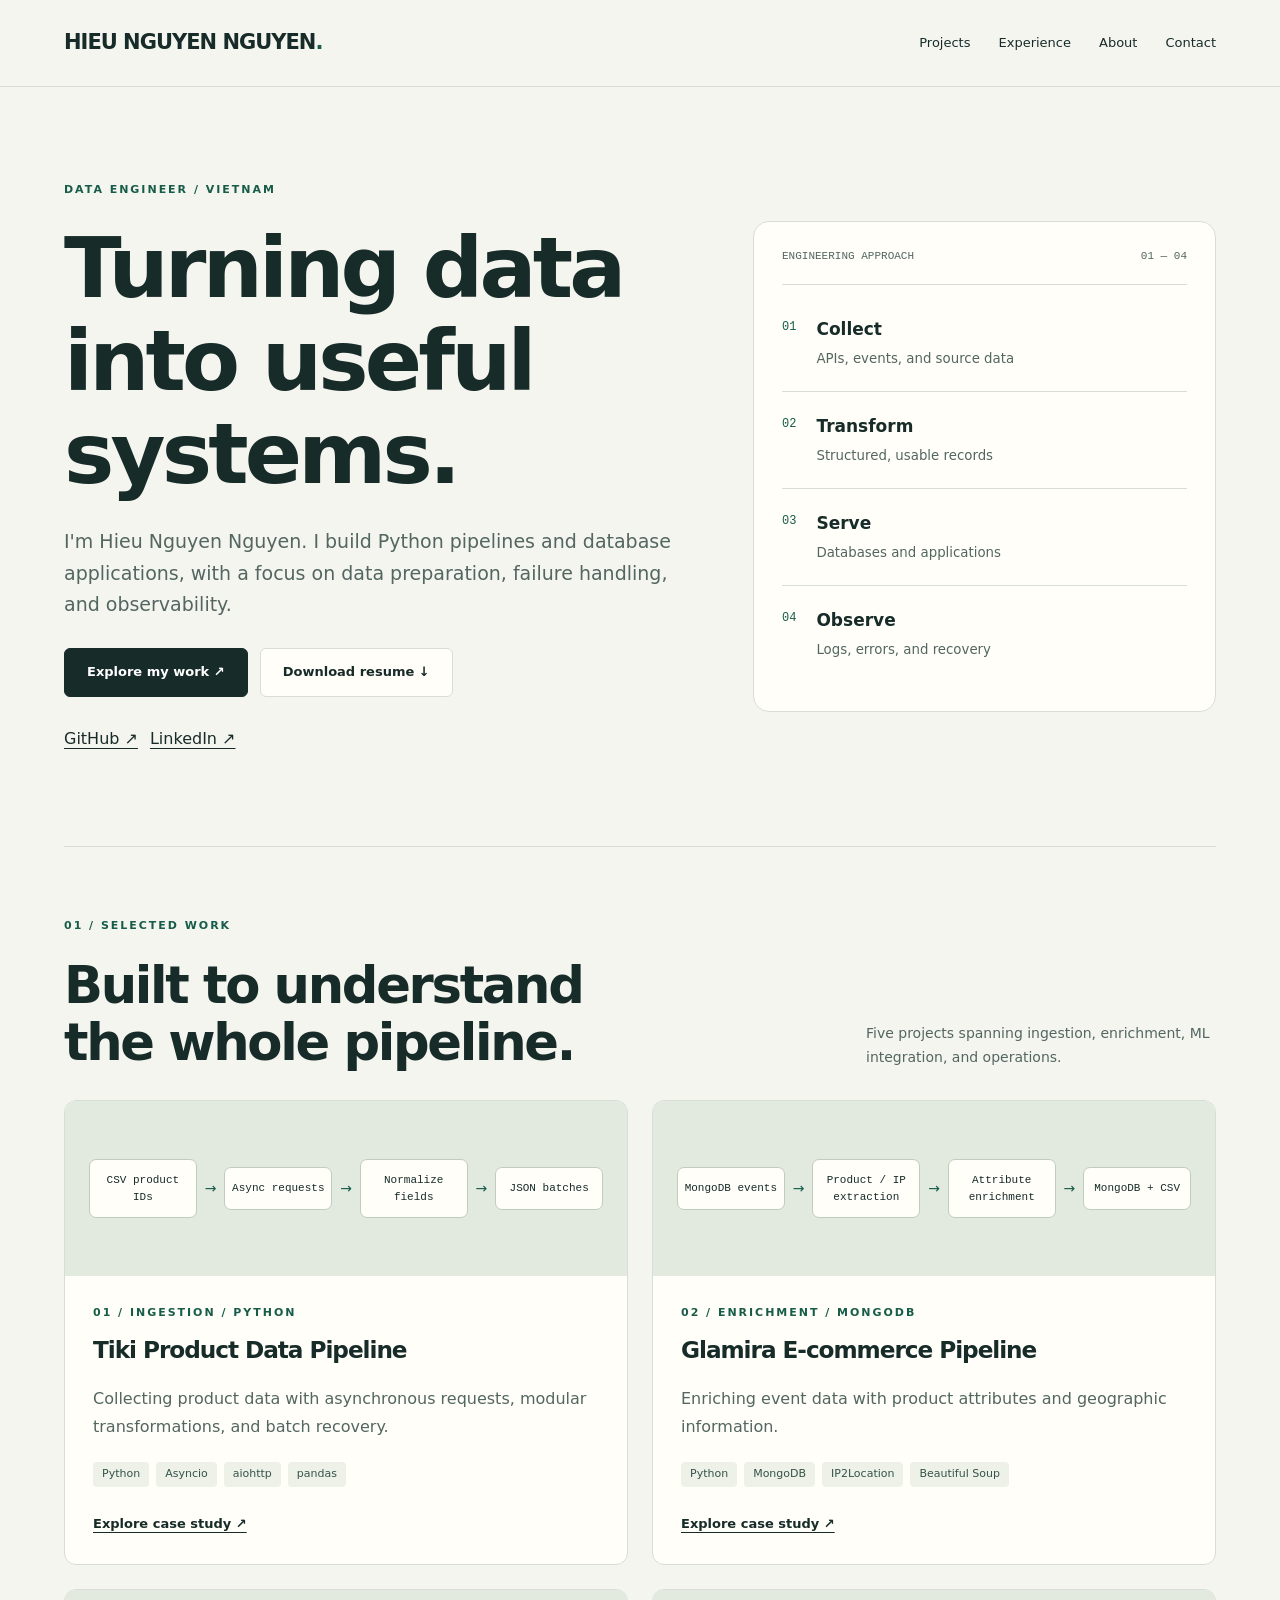
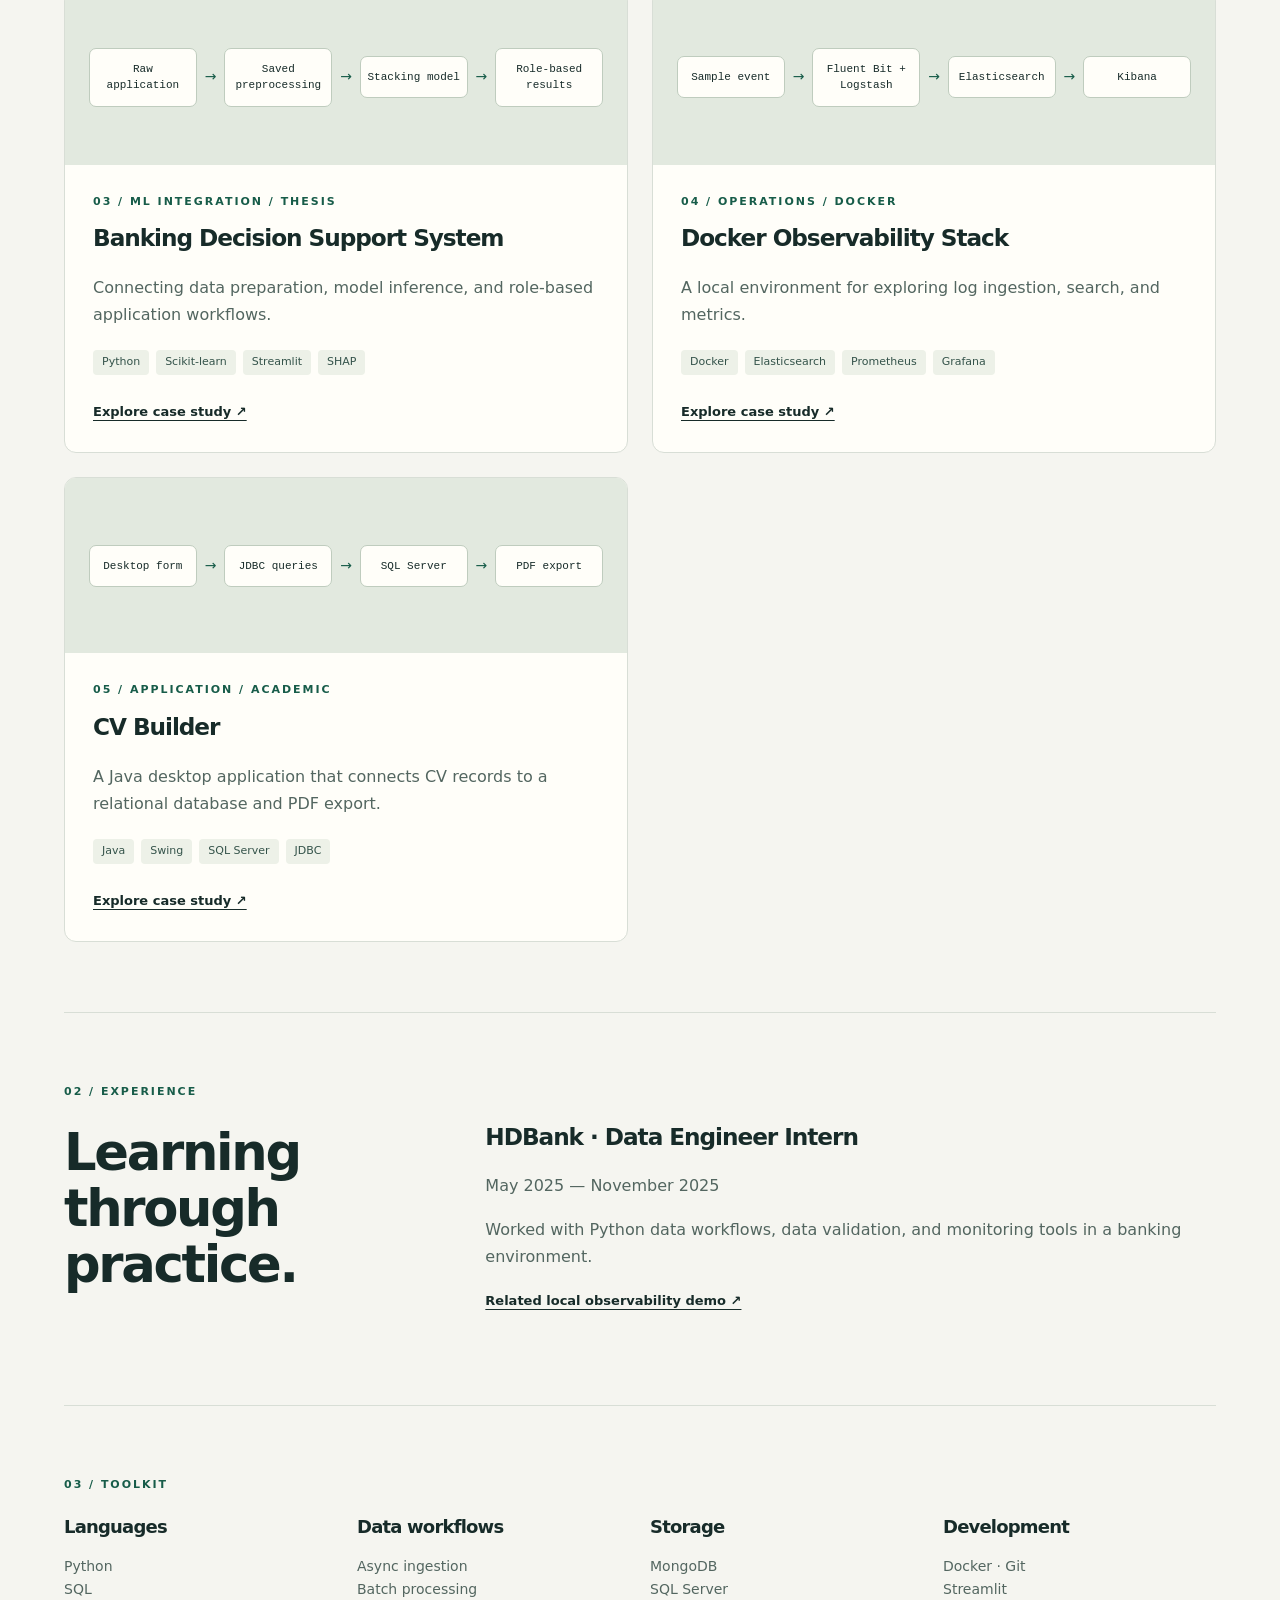
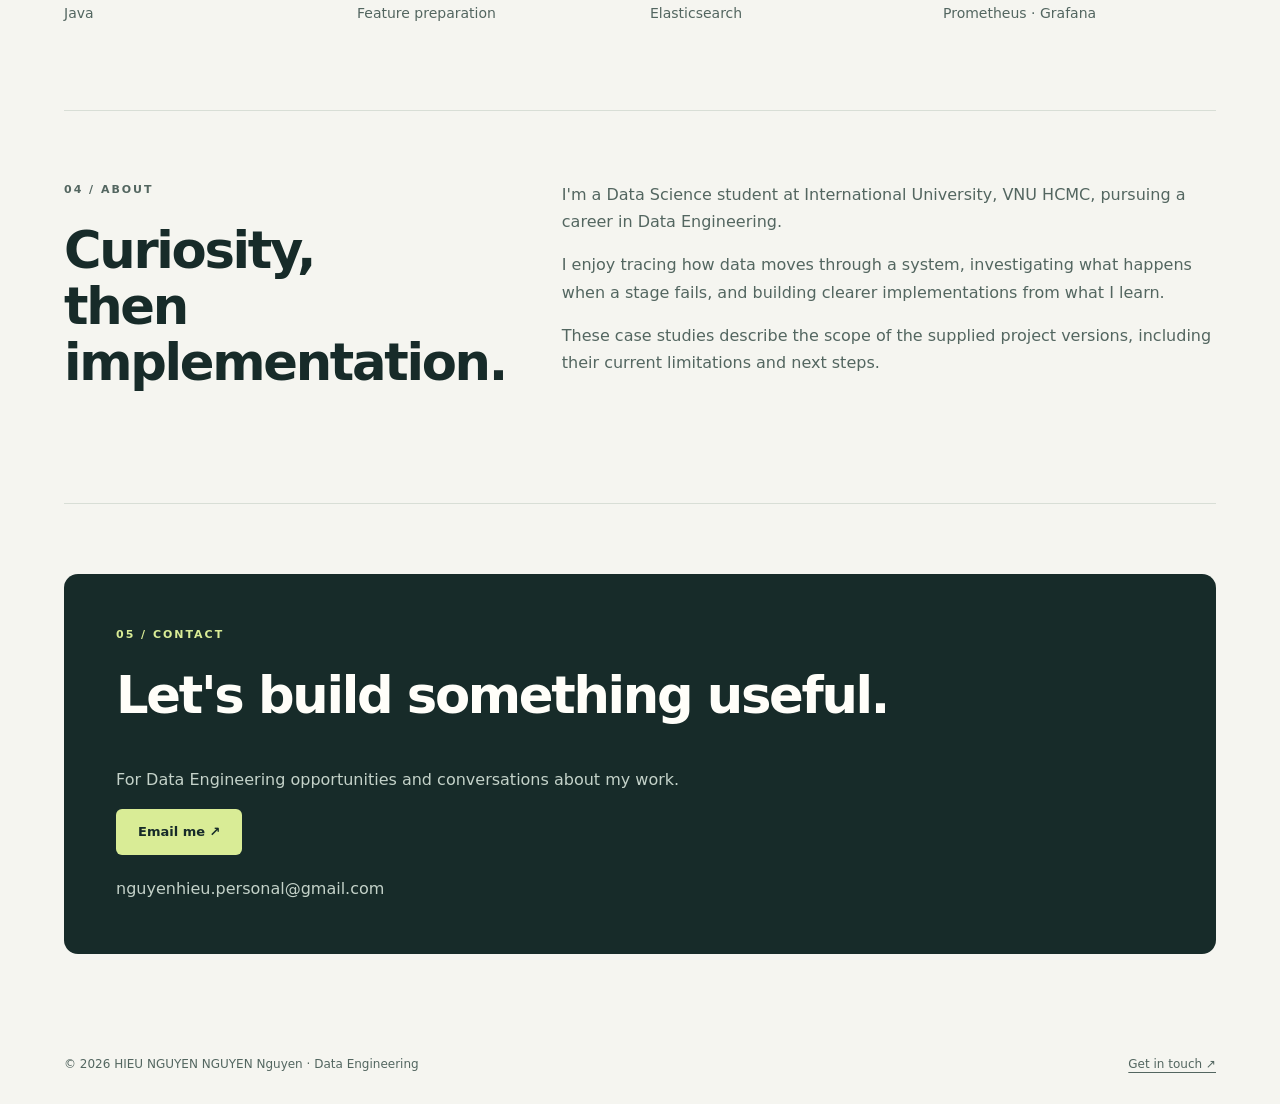
<file: index.html>
<!doctype html><html lang="en"><head><meta charset="utf-8"><meta name="viewport" content="width=device-width, initial-scale=1"><meta name="description" content="Data engineering portfolio: Python pipelines, databases, observability, and ML integration."><meta name="theme-color" content="#172b29"><meta property="og:title" content="HIEU NGUYEN NGUYEN | Data Engineer"><meta property="og:description" content="Data engineering portfolio: Python pipelines, databases, observability, and ML integration."><meta property="og:type" content="website"><title>HIEU NGUYEN NGUYEN | Data Engineer</title><link rel="icon" href="assets/favicon.svg" type="image/svg+xml"><link rel="stylesheet" href="assets/style.css"><script defer src="assets/config.js"></script><script defer src="assets/links.js"></script></head><body><a class="skip" href="#main">Skip to content</a><header class="top"><nav class="wrap" aria-label="Main navigation"><a class="brand" href="index.html">HIEU NGUYEN NGUYEN<b>.</b></a><div class="navlinks"><a href="index.html#projects">Projects</a><a href="index.html#experience">Experience</a><a href="index.html#about">About</a><a href="index.html#contact">Contact</a></div></nav></header><main id="main"><div class="wrap"><section class="hero"><div><p class="eyebrow">DATA ENGINEER / VIETNAM</p><h1>Turning data<br>into useful<br>systems.</h1><p class="lead">I'm Hieu Nguyen Nguyen. I build Python pipelines and database applications, with a focus on data preparation, failure handling, and observability.</p><div class="buttons"><a class="btn primary" href="#projects">Explore my work ↗</a><a class="btn" href="assets/resume.pdf" download>Download resume ↓</a></div><div class="buttons"><a data-link="github" hidden>GitHub ↗</a><a data-link="linkedin" hidden>LinkedIn ↗</a></div></div><aside class="system"><div class="system-top"><span>ENGINEERING APPROACH</span><span>01 — 04</span></div><ol><li><span>01</span><div><strong>Collect</strong><small>APIs, events, and source data</small></div></li><li><span>02</span><div><strong>Transform</strong><small>Structured, usable records</small></div></li><li><span>03</span><div><strong>Serve</strong><small>Databases and applications</small></div></li><li><span>04</span><div><strong>Observe</strong><small>Logs, errors, and recovery</small></div></li></ol></aside></section><section class="section" id="projects"><p class="eyebrow">01 / SELECTED WORK</p><div class="sectionhead"><h2>Built to understand<br>the whole pipeline.</h2><p>Five projects spanning ingestion, enrichment, ML integration, and operations.</p></div><div class="grid"><article class="card"><div class="art" aria-label="Illustrative workflow: CSV product IDs, Async requests, Normalize fields, JSON batches"><span class="node">CSV product IDs</span><span class="arrow" aria-hidden="true">→</span><span class="node">Async requests</span><span class="arrow" aria-hidden="true">→</span><span class="node">Normalize fields</span><span class="arrow" aria-hidden="true">→</span><span class="node">JSON batches</span></div><div class="card-body"><p class="eyebrow">01 / INGESTION / PYTHON</p><h3><a href="projects/tiki.html">Tiki Product Data Pipeline</a></h3><p>Collecting product data with asynchronous requests, modular transformations, and batch recovery.</p><ul class="tags"><li>Python</li><li>Asyncio</li><li>aiohttp</li><li>pandas</li></ul><a class="textlink" href="projects/tiki.html">Explore case study ↗</a></div></article><article class="card"><div class="art" aria-label="Illustrative workflow: MongoDB events, Product / IP extraction, Attribute enrichment, MongoDB + CSV"><span class="node">MongoDB events</span><span class="arrow" aria-hidden="true">→</span><span class="node">Product / IP extraction</span><span class="arrow" aria-hidden="true">→</span><span class="node">Attribute enrichment</span><span class="arrow" aria-hidden="true">→</span><span class="node">MongoDB + CSV</span></div><div class="card-body"><p class="eyebrow">02 / ENRICHMENT / MONGODB</p><h3><a href="projects/glamira.html">Glamira E-commerce Pipeline</a></h3><p>Enriching event data with product attributes and geographic information.</p><ul class="tags"><li>Python</li><li>MongoDB</li><li>IP2Location</li><li>Beautiful Soup</li></ul><a class="textlink" href="projects/glamira.html">Explore case study ↗</a></div></article><article class="card"><div class="art" aria-label="Illustrative workflow: Raw application, Saved preprocessing, Stacking model, Role-based results"><span class="node">Raw application</span><span class="arrow" aria-hidden="true">→</span><span class="node">Saved preprocessing</span><span class="arrow" aria-hidden="true">→</span><span class="node">Stacking model</span><span class="arrow" aria-hidden="true">→</span><span class="node">Role-based results</span></div><div class="card-body"><p class="eyebrow">03 / ML INTEGRATION / THESIS</p><h3><a href="projects/banking-dss.html">Banking Decision Support System</a></h3><p>Connecting data preparation, model inference, and role-based application workflows.</p><ul class="tags"><li>Python</li><li>Scikit-learn</li><li>Streamlit</li><li>SHAP</li></ul><a class="textlink" href="projects/banking-dss.html">Explore case study ↗</a></div></article><article class="card"><div class="art" aria-label="Illustrative workflow: Sample event, Fluent Bit + Logstash, Elasticsearch, Kibana"><span class="node">Sample event</span><span class="arrow" aria-hidden="true">→</span><span class="node">Fluent Bit + Logstash</span><span class="arrow" aria-hidden="true">→</span><span class="node">Elasticsearch</span><span class="arrow" aria-hidden="true">→</span><span class="node">Kibana</span></div><div class="card-body"><p class="eyebrow">04 / OPERATIONS / DOCKER</p><h3><a href="projects/observability.html">Docker Observability Stack</a></h3><p>A local environment for exploring log ingestion, search, and metrics.</p><ul class="tags"><li>Docker</li><li>Elasticsearch</li><li>Prometheus</li><li>Grafana</li></ul><a class="textlink" href="projects/observability.html">Explore case study ↗</a></div></article><article class="card"><div class="art" aria-label="Illustrative workflow: Desktop form, JDBC queries, SQL Server, PDF export"><span class="node">Desktop form</span><span class="arrow" aria-hidden="true">→</span><span class="node">JDBC queries</span><span class="arrow" aria-hidden="true">→</span><span class="node">SQL Server</span><span class="arrow" aria-hidden="true">→</span><span class="node">PDF export</span></div><div class="card-body"><p class="eyebrow">05 / APPLICATION / ACADEMIC</p><h3><a href="projects/cv-builder.html">CV Builder</a></h3><p>A Java desktop application that connects CV records to a relational database and PDF export.</p><ul class="tags"><li>Java</li><li>Swing</li><li>SQL Server</li><li>JDBC</li></ul><a class="textlink" href="projects/cv-builder.html">Explore case study ↗</a></div></article></div></section><section class="section" id="experience"><p class="eyebrow">02 / EXPERIENCE</p><div class="row"><h2>Learning<br>through practice.</h2><div><h3>HDBank · Data Engineer Intern</h3><p>May 2025 — November 2025</p><p>Worked with Python data workflows, data validation, and monitoring tools in a banking environment.</p><a class="textlink" href="projects/observability.html">Related local observability demo ↗</a></div></div></section><section class="section"><p class="eyebrow">03 / TOOLKIT</p><div class="skills"><div><h3>Languages</h3><p>Python<br>SQL<br>Java</p></div><div><h3>Data workflows</h3><p>Async ingestion<br>Batch processing<br>Feature preparation</p></div><div><h3>Storage</h3><p>MongoDB<br>SQL Server<br>Elasticsearch</p></div><div><h3>Development</h3><p>Docker · Git<br>Streamlit<br>Prometheus · Grafana</p></div></div></section><section class="section row" id="about"><div><p class="eyebrow">04 / ABOUT</p><h2>Curiosity,<br>then implementation.</h2></div><div><p>I'm a Data Science student at International University, VNU HCMC, pursuing a career in Data Engineering.</p><p>I enjoy tracing how data moves through a system, investigating what happens when a stage fails, and building clearer implementations from what I learn.</p><p>These case studies describe the scope of the supplied project versions, including their current limitations and next steps.</p></div></section><section class="section" id="contact"><div class="contact"><p class="eyebrow">05 / CONTACT</p><h2>Let's build something useful.</h2><p>For Data Engineering opportunities and conversations about my work.</p><a class="btn" href="mailto:nguyenhieu.personal@gmail.com">Email me ↗</a><p style="margin:20px 0 0">nguyenhieu.personal@gmail.com</p></div></section></div></main><footer class="wrap footer"><span>© 2026 HIEU NGUYEN NGUYEN Nguyen · Data Engineering</span><a href="index.html#contact">Get in touch ↗</a></footer></body></html>
</file>
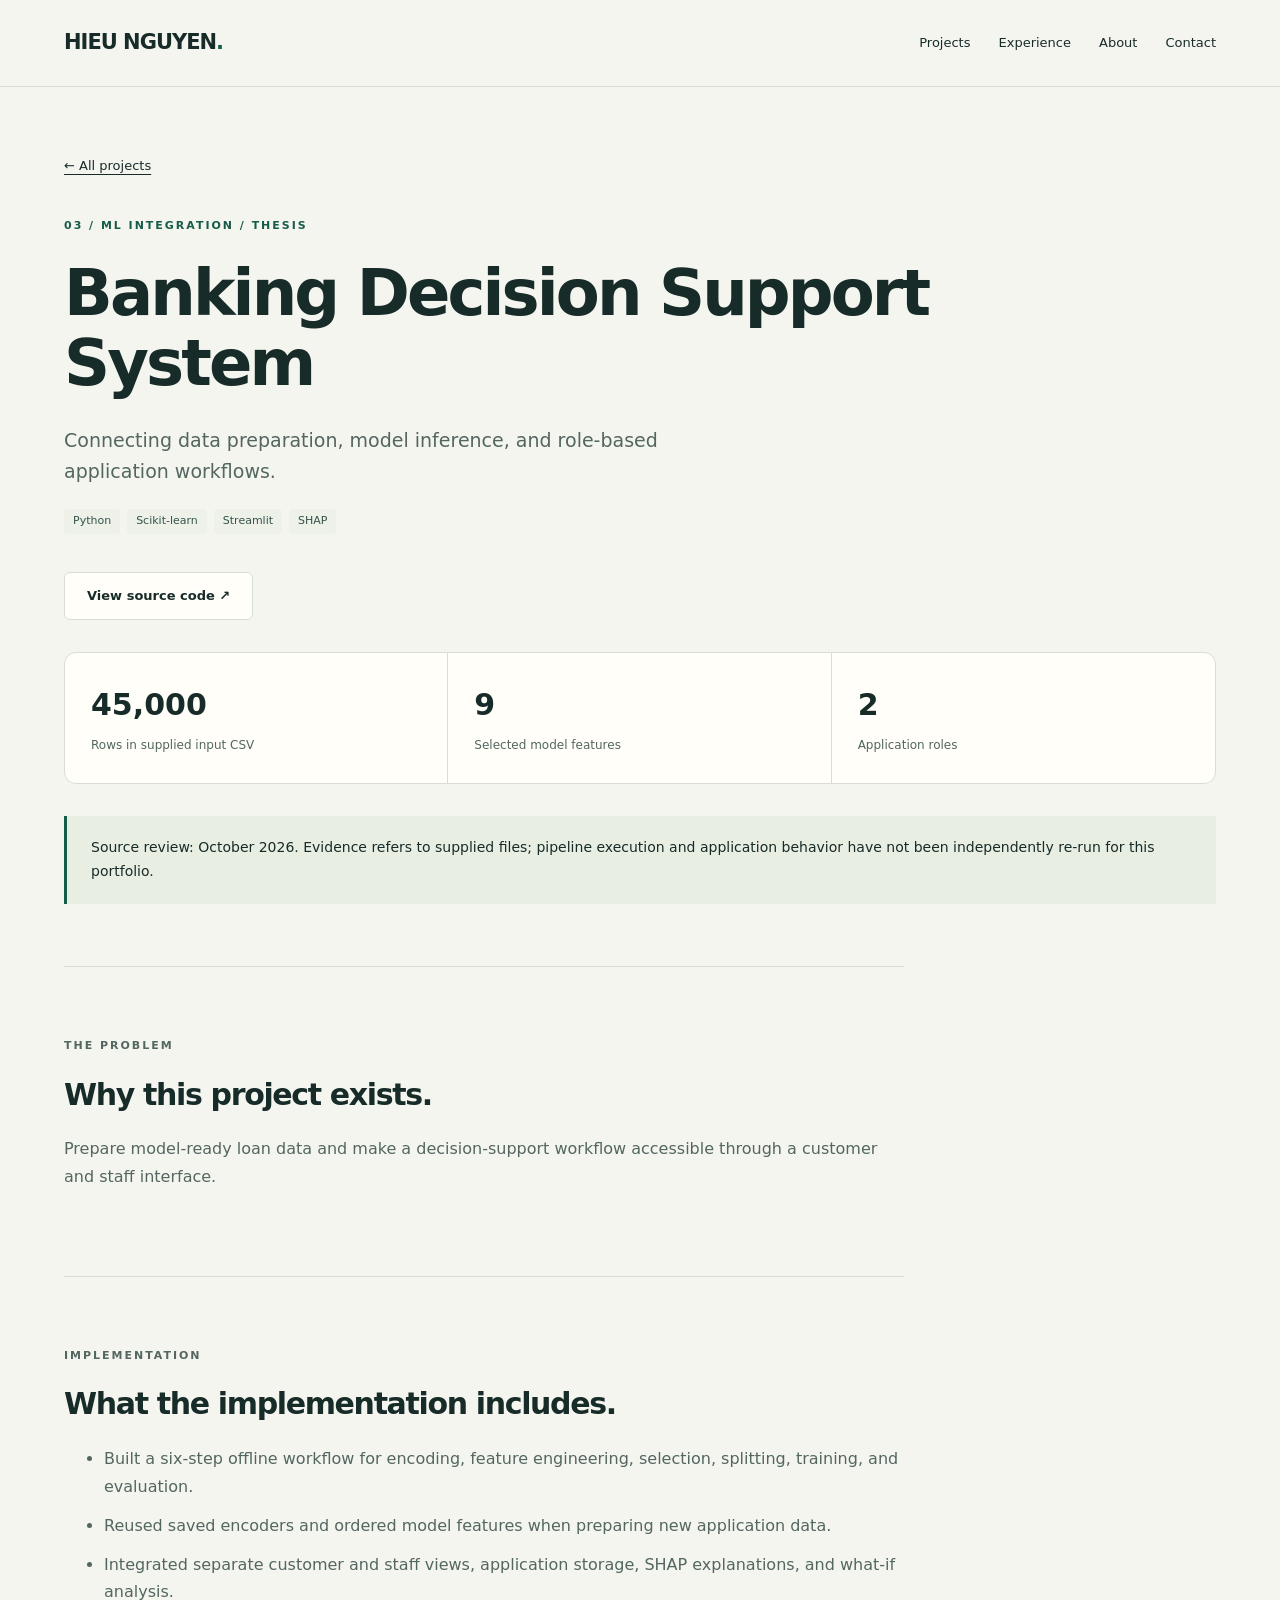
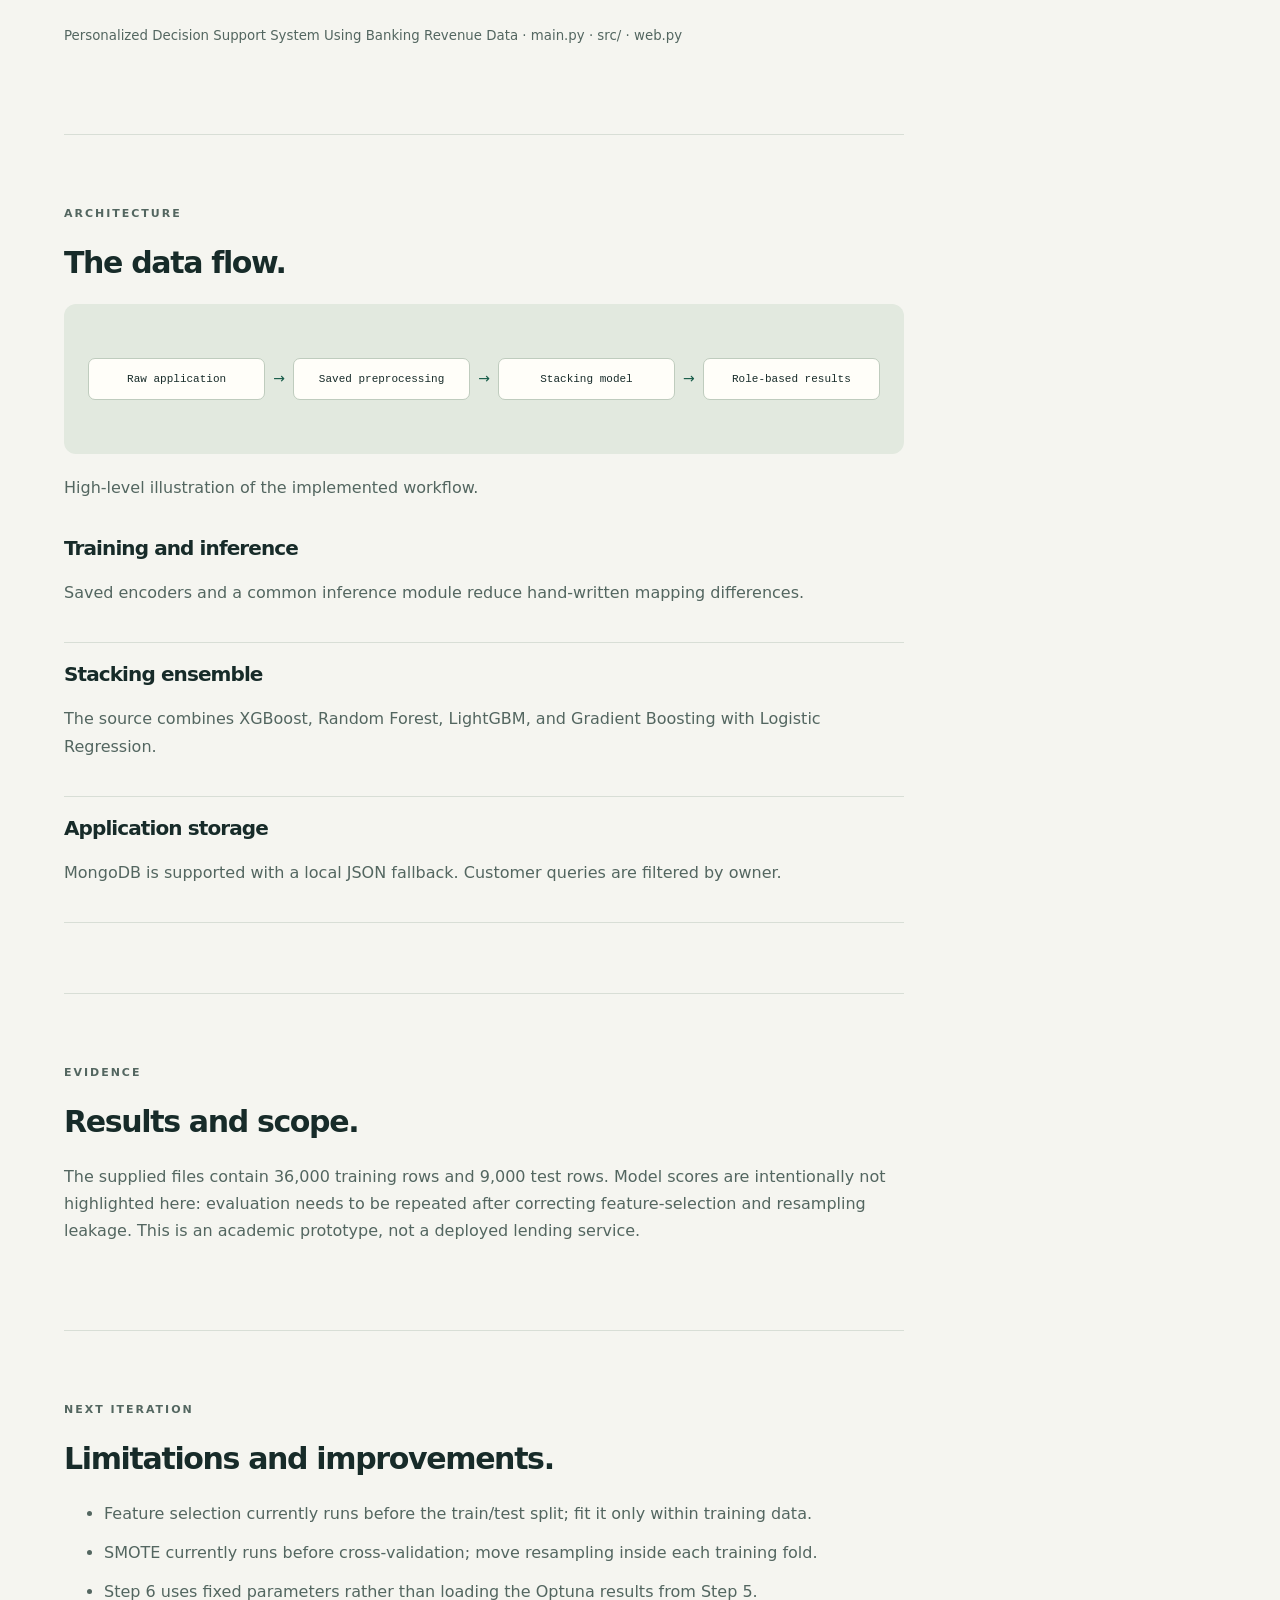
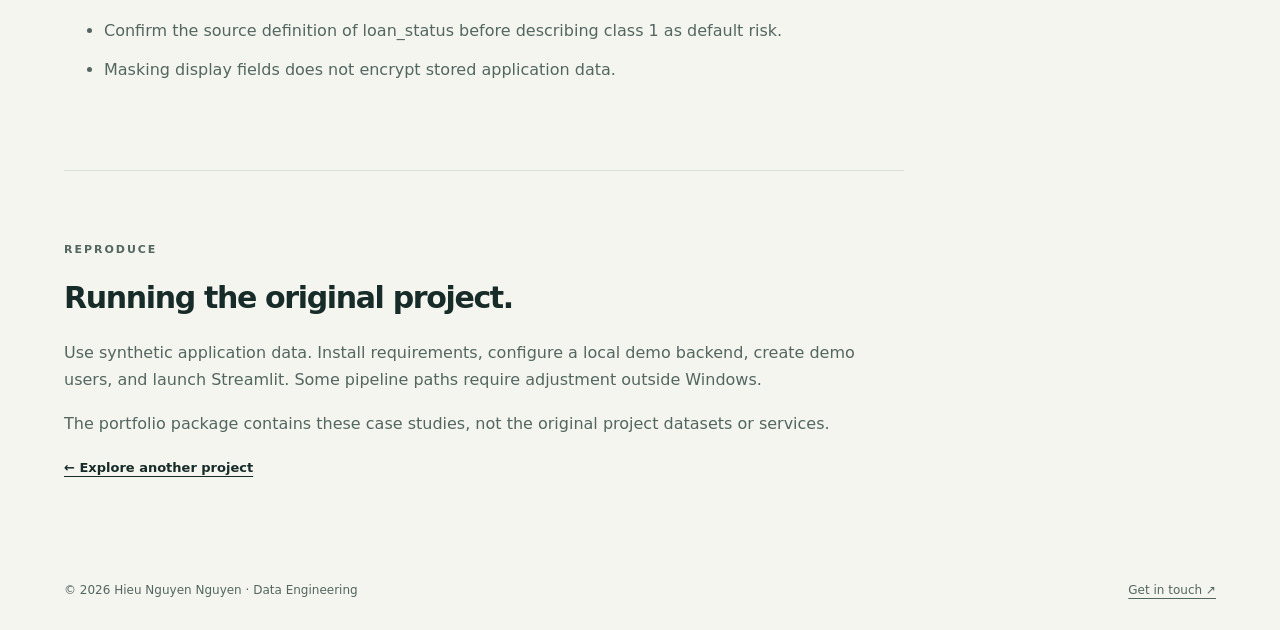
<file: projects/banking-dss.html>
<!doctype html><html lang="en"><head><meta charset="utf-8"><meta name="viewport" content="width=device-width, initial-scale=1"><meta name="description" content="Connecting data preparation, model inference, and role-based application workflows."><meta name="theme-color" content="#172b29"><meta property="og:title" content="Banking Decision Support System | Hieu Nguyen Nguyen"><meta property="og:description" content="Connecting data preparation, model inference, and role-based application workflows."><meta property="og:type" content="website"><title>Banking Decision Support System | Hieu Nguyen Nguyen</title><link rel="icon" href="../assets/favicon.svg" type="image/svg+xml"><link rel="stylesheet" href="../assets/style.css"><script defer src="../assets/config.js"></script><script defer src="../assets/links.js"></script></head><body><a class="skip" href="#main">Skip to content</a><header class="top"><nav class="wrap" aria-label="Main navigation"><a class="brand" href="../index.html">HIEU NGUYEN<b>.</b></a><div class="navlinks"><a href="../index.html#projects">Projects</a><a href="../index.html#experience">Experience</a><a href="../index.html#about">About</a><a href="../index.html#contact">Contact</a></div></nav></header><main id="main"><div class="wrap"><section class="projecthero"><a class="breadcrumb" href="../index.html#projects">← All projects</a><p class="eyebrow">03 / ML INTEGRATION / THESIS</p><h1>Banking Decision Support System</h1><p class="lead">Connecting data preparation, model inference, and role-based application workflows.</p><ul class="tags"><li>Python</li><li>Scikit-learn</li><li>Streamlit</li><li>SHAP</li></ul><a class="btn external" data-link="project:banking-dss" hidden>View source code ↗</a><div class="stats"><div class="stat"><strong>45,000</strong><span>Rows in supplied input CSV</span></div><div class="stat"><strong>9</strong><span>Selected model features</span></div><div class="stat"><strong>2</strong><span>Application roles</span></div></div><p class="note">Source review: October 2026. Evidence refers to supplied files; pipeline execution and application behavior have not been independently re-run for this portfolio.</p></section><div class="content"><section class="section"><p class="eyebrow">THE PROBLEM</p><h2>Why this project exists.</h2><p>Prepare model-ready loan data and make a decision-support workflow accessible through a customer and staff interface.</p></section><section class="section"><p class="eyebrow">IMPLEMENTATION</p><h2>What the implementation includes.</h2><ul><li>Built a six-step offline workflow for encoding, feature engineering, selection, splitting, training, and evaluation.</li><li>Reused saved encoders and ordered model features when preparing new application data.</li><li>Integrated separate customer and staff views, application storage, SHAP explanations, and what-if analysis.</li></ul><p><small>Personalized Decision Support System Using Banking Revenue Data · main.py · src/ · web.py</small></p></section><section class="section"><p class="eyebrow">ARCHITECTURE</p><h2>The data flow.</h2><div class="projectart"><div class="art" aria-label="Illustrative workflow: Raw application, Saved preprocessing, Stacking model, Role-based results"><span class="node">Raw application</span><span class="arrow" aria-hidden="true">→</span><span class="node">Saved preprocessing</span><span class="arrow" aria-hidden="true">→</span><span class="node">Stacking model</span><span class="arrow" aria-hidden="true">→</span><span class="node">Role-based results</span></div></div><p>High-level illustration of the implemented workflow.</p><div class="decision"><h3>Training and inference</h3><p>Saved encoders and a common inference module reduce hand-written mapping differences.</p></div><div class="decision"><h3>Stacking ensemble</h3><p>The source combines XGBoost, Random Forest, LightGBM, and Gradient Boosting with Logistic Regression.</p></div><div class="decision"><h3>Application storage</h3><p>MongoDB is supported with a local JSON fallback. Customer queries are filtered by owner.</p></div></section><section class="section"><p class="eyebrow">EVIDENCE</p><h2>Results and scope.</h2><p>The supplied files contain 36,000 training rows and 9,000 test rows. Model scores are intentionally not highlighted here: evaluation needs to be repeated after correcting feature-selection and resampling leakage. This is an academic prototype, not a deployed lending service.</p></section><section class="section"><p class="eyebrow">NEXT ITERATION</p><h2>Limitations and improvements.</h2><ul><li>Feature selection currently runs before the train/test split; fit it only within training data.</li><li>SMOTE currently runs before cross-validation; move resampling inside each training fold.</li><li>Step 6 uses fixed parameters rather than loading the Optuna results from Step 5.</li><li>Confirm the source definition of loan_status before describing class 1 as default risk.</li><li>Masking display fields does not encrypt stored application data.</li></ul></section><section class="section"><p class="eyebrow">REPRODUCE</p><h2>Running the original project.</h2><p>Use synthetic application data. Install requirements, configure a local demo backend, create demo users, and launch Streamlit. Some pipeline paths require adjustment outside Windows.</p><p>The portfolio package contains these case studies, not the original project datasets or services.</p><a class="textlink" href="../index.html#projects">← Explore another project</a></section></div></div></main><footer class="wrap footer"><span>© 2026 Hieu Nguyen Nguyen · Data Engineering</span><a href="../index.html#contact">Get in touch ↗</a></footer></body></html>
</file>
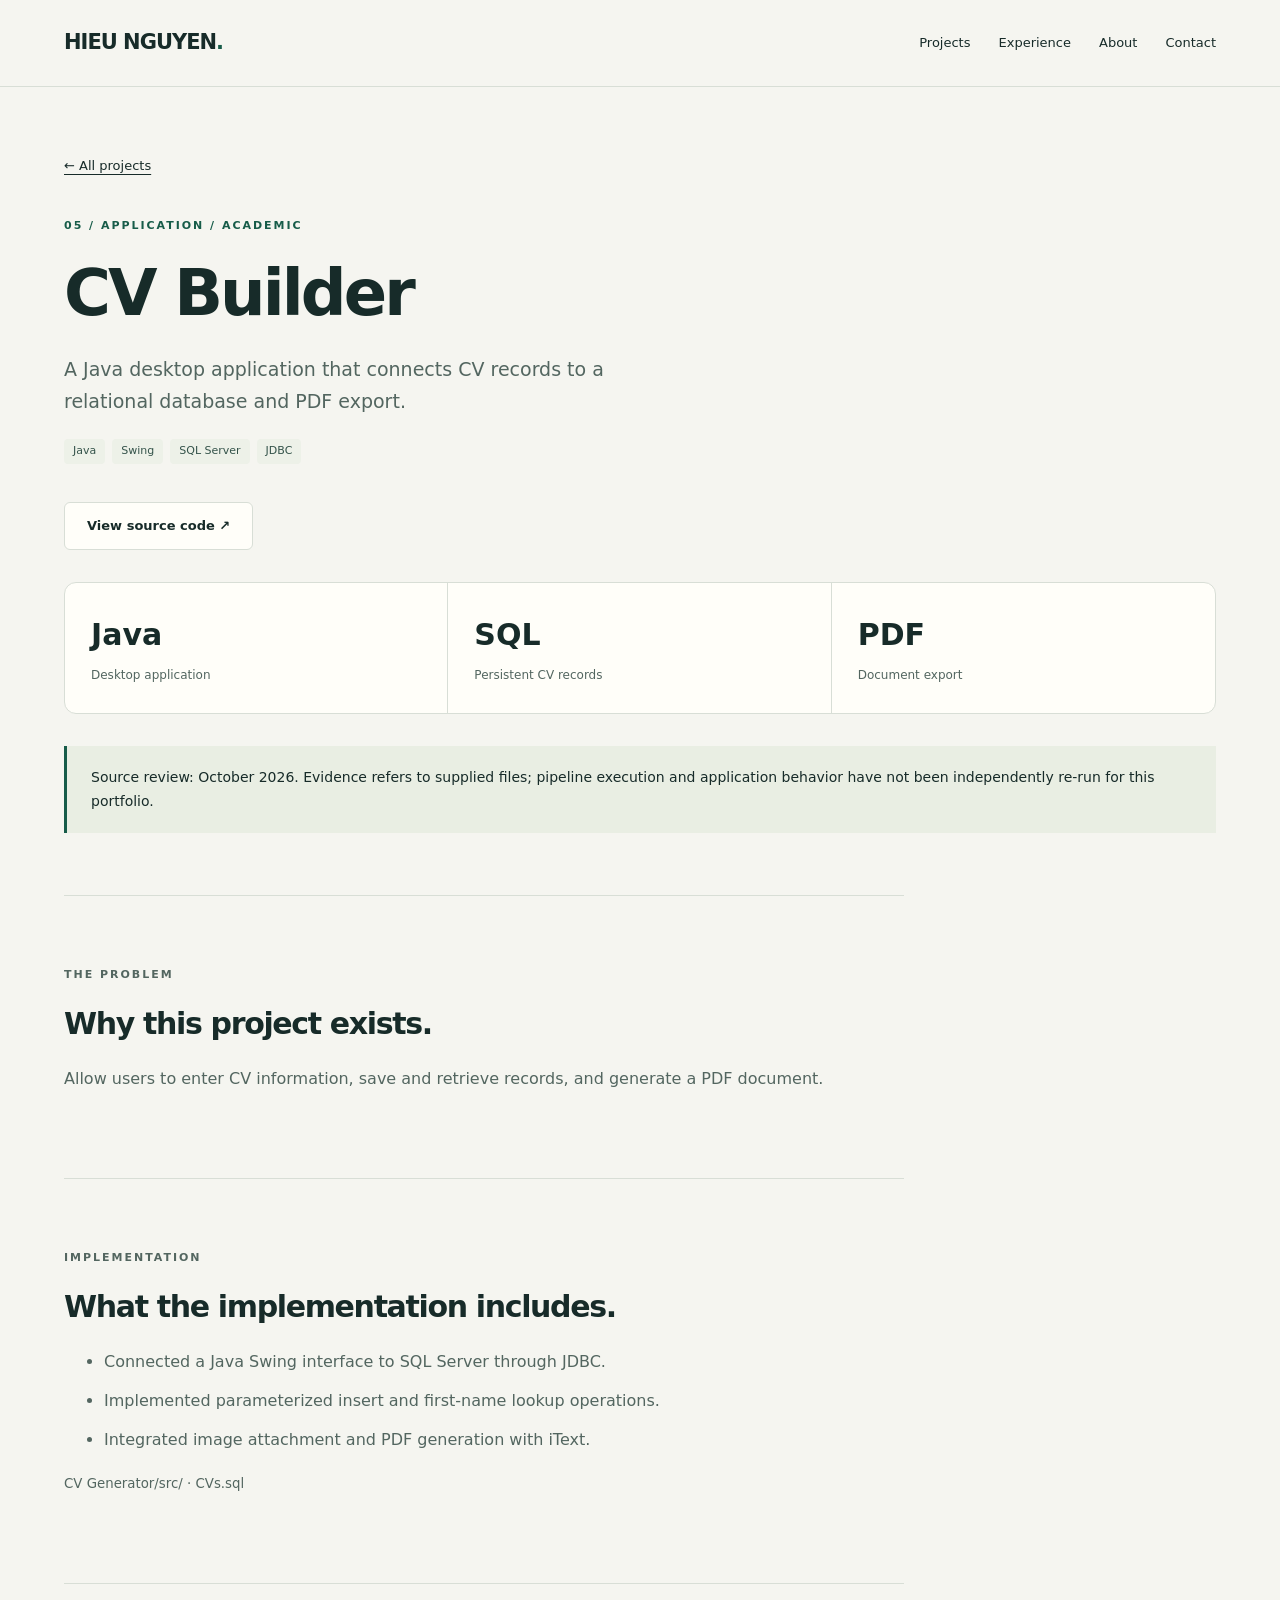
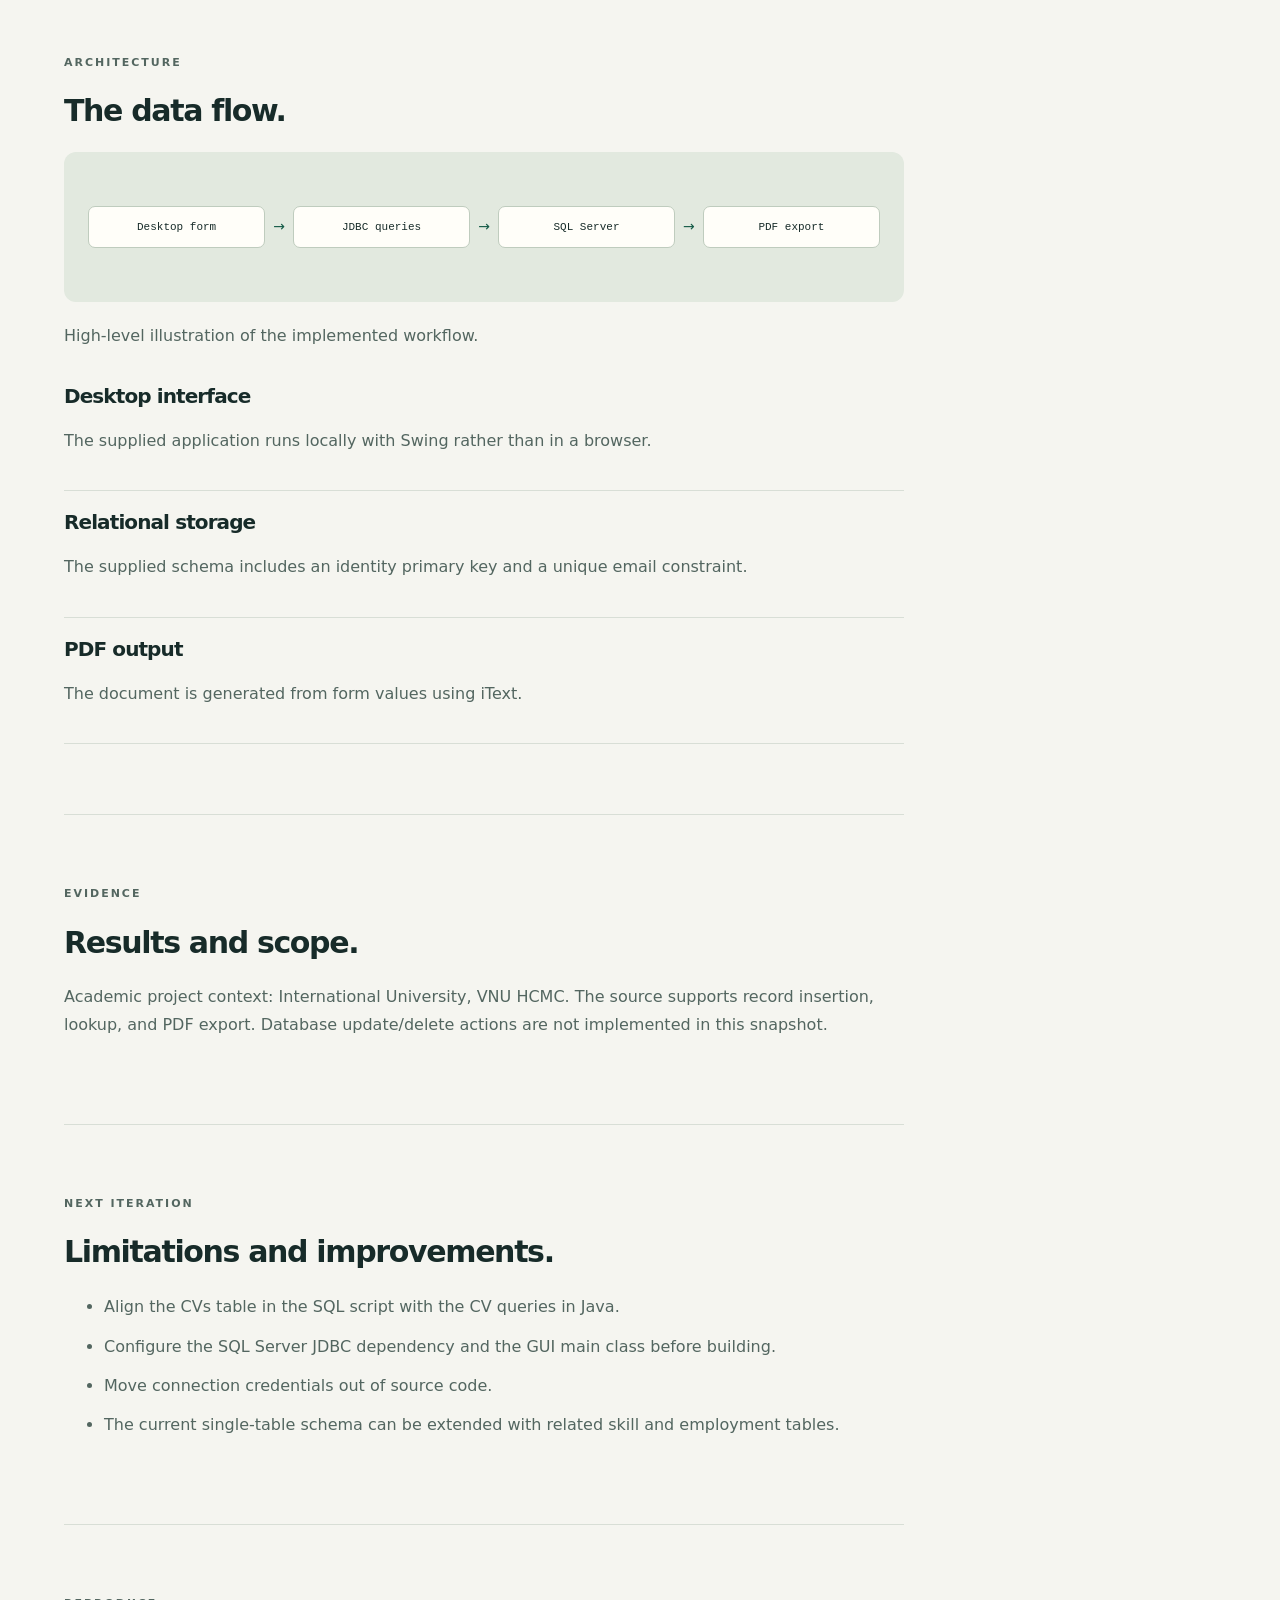
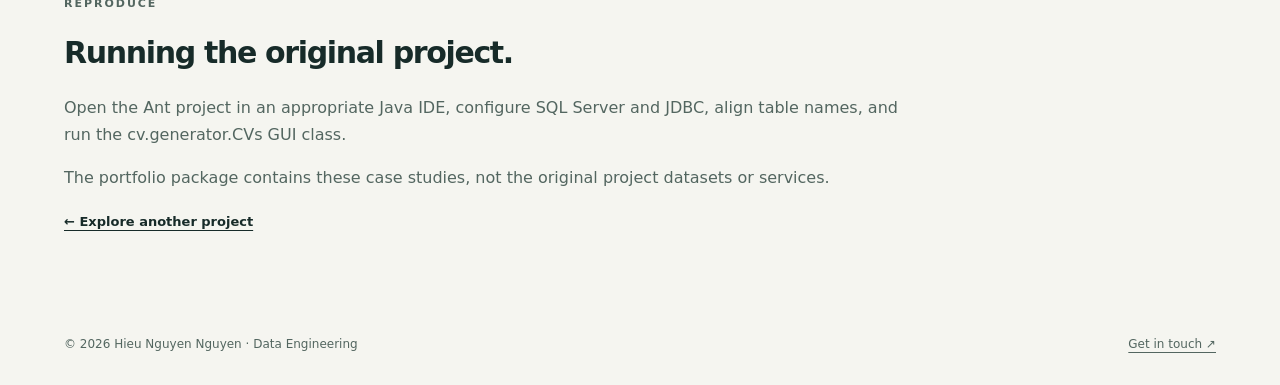
<file: projects/cv-builder.html>
<!doctype html><html lang="en"><head><meta charset="utf-8"><meta name="viewport" content="width=device-width, initial-scale=1"><meta name="description" content="A Java desktop application that connects CV records to a relational database and PDF export."><meta name="theme-color" content="#172b29"><meta property="og:title" content="CV Builder | Hieu Nguyen Nguyen"><meta property="og:description" content="A Java desktop application that connects CV records to a relational database and PDF export."><meta property="og:type" content="website"><title>CV Builder | Hieu Nguyen Nguyen</title><link rel="icon" href="../assets/favicon.svg" type="image/svg+xml"><link rel="stylesheet" href="../assets/style.css"><script defer src="../assets/config.js"></script><script defer src="../assets/links.js"></script></head><body><a class="skip" href="#main">Skip to content</a><header class="top"><nav class="wrap" aria-label="Main navigation"><a class="brand" href="../index.html">HIEU NGUYEN<b>.</b></a><div class="navlinks"><a href="../index.html#projects">Projects</a><a href="../index.html#experience">Experience</a><a href="../index.html#about">About</a><a href="../index.html#contact">Contact</a></div></nav></header><main id="main"><div class="wrap"><section class="projecthero"><a class="breadcrumb" href="../index.html#projects">← All projects</a><p class="eyebrow">05 / APPLICATION / ACADEMIC</p><h1>CV Builder</h1><p class="lead">A Java desktop application that connects CV records to a relational database and PDF export.</p><ul class="tags"><li>Java</li><li>Swing</li><li>SQL Server</li><li>JDBC</li></ul><a class="btn external" data-link="project:cv-builder" hidden>View source code ↗</a><div class="stats"><div class="stat"><strong>Java</strong><span>Desktop application</span></div><div class="stat"><strong>SQL</strong><span>Persistent CV records</span></div><div class="stat"><strong>PDF</strong><span>Document export</span></div></div><p class="note">Source review: October 2026. Evidence refers to supplied files; pipeline execution and application behavior have not been independently re-run for this portfolio.</p></section><div class="content"><section class="section"><p class="eyebrow">THE PROBLEM</p><h2>Why this project exists.</h2><p>Allow users to enter CV information, save and retrieve records, and generate a PDF document.</p></section><section class="section"><p class="eyebrow">IMPLEMENTATION</p><h2>What the implementation includes.</h2><ul><li>Connected a Java Swing interface to SQL Server through JDBC.</li><li>Implemented parameterized insert and first-name lookup operations.</li><li>Integrated image attachment and PDF generation with iText.</li></ul><p><small>CV Generator/src/ · CVs.sql</small></p></section><section class="section"><p class="eyebrow">ARCHITECTURE</p><h2>The data flow.</h2><div class="projectart"><div class="art" aria-label="Illustrative workflow: Desktop form, JDBC queries, SQL Server, PDF export"><span class="node">Desktop form</span><span class="arrow" aria-hidden="true">→</span><span class="node">JDBC queries</span><span class="arrow" aria-hidden="true">→</span><span class="node">SQL Server</span><span class="arrow" aria-hidden="true">→</span><span class="node">PDF export</span></div></div><p>High-level illustration of the implemented workflow.</p><div class="decision"><h3>Desktop interface</h3><p>The supplied application runs locally with Swing rather than in a browser.</p></div><div class="decision"><h3>Relational storage</h3><p>The supplied schema includes an identity primary key and a unique email constraint.</p></div><div class="decision"><h3>PDF output</h3><p>The document is generated from form values using iText.</p></div></section><section class="section"><p class="eyebrow">EVIDENCE</p><h2>Results and scope.</h2><p>Academic project context: International University, VNU HCMC. The source supports record insertion, lookup, and PDF export. Database update/delete actions are not implemented in this snapshot.</p></section><section class="section"><p class="eyebrow">NEXT ITERATION</p><h2>Limitations and improvements.</h2><ul><li>Align the CVs table in the SQL script with the CV queries in Java.</li><li>Configure the SQL Server JDBC dependency and the GUI main class before building.</li><li>Move connection credentials out of source code.</li><li>The current single-table schema can be extended with related skill and employment tables.</li></ul></section><section class="section"><p class="eyebrow">REPRODUCE</p><h2>Running the original project.</h2><p>Open the Ant project in an appropriate Java IDE, configure SQL Server and JDBC, align table names, and run the cv.generator.CVs GUI class.</p><p>The portfolio package contains these case studies, not the original project datasets or services.</p><a class="textlink" href="../index.html#projects">← Explore another project</a></section></div></div></main><footer class="wrap footer"><span>© 2026 Hieu Nguyen Nguyen · Data Engineering</span><a href="../index.html#contact">Get in touch ↗</a></footer></body></html>
</file>
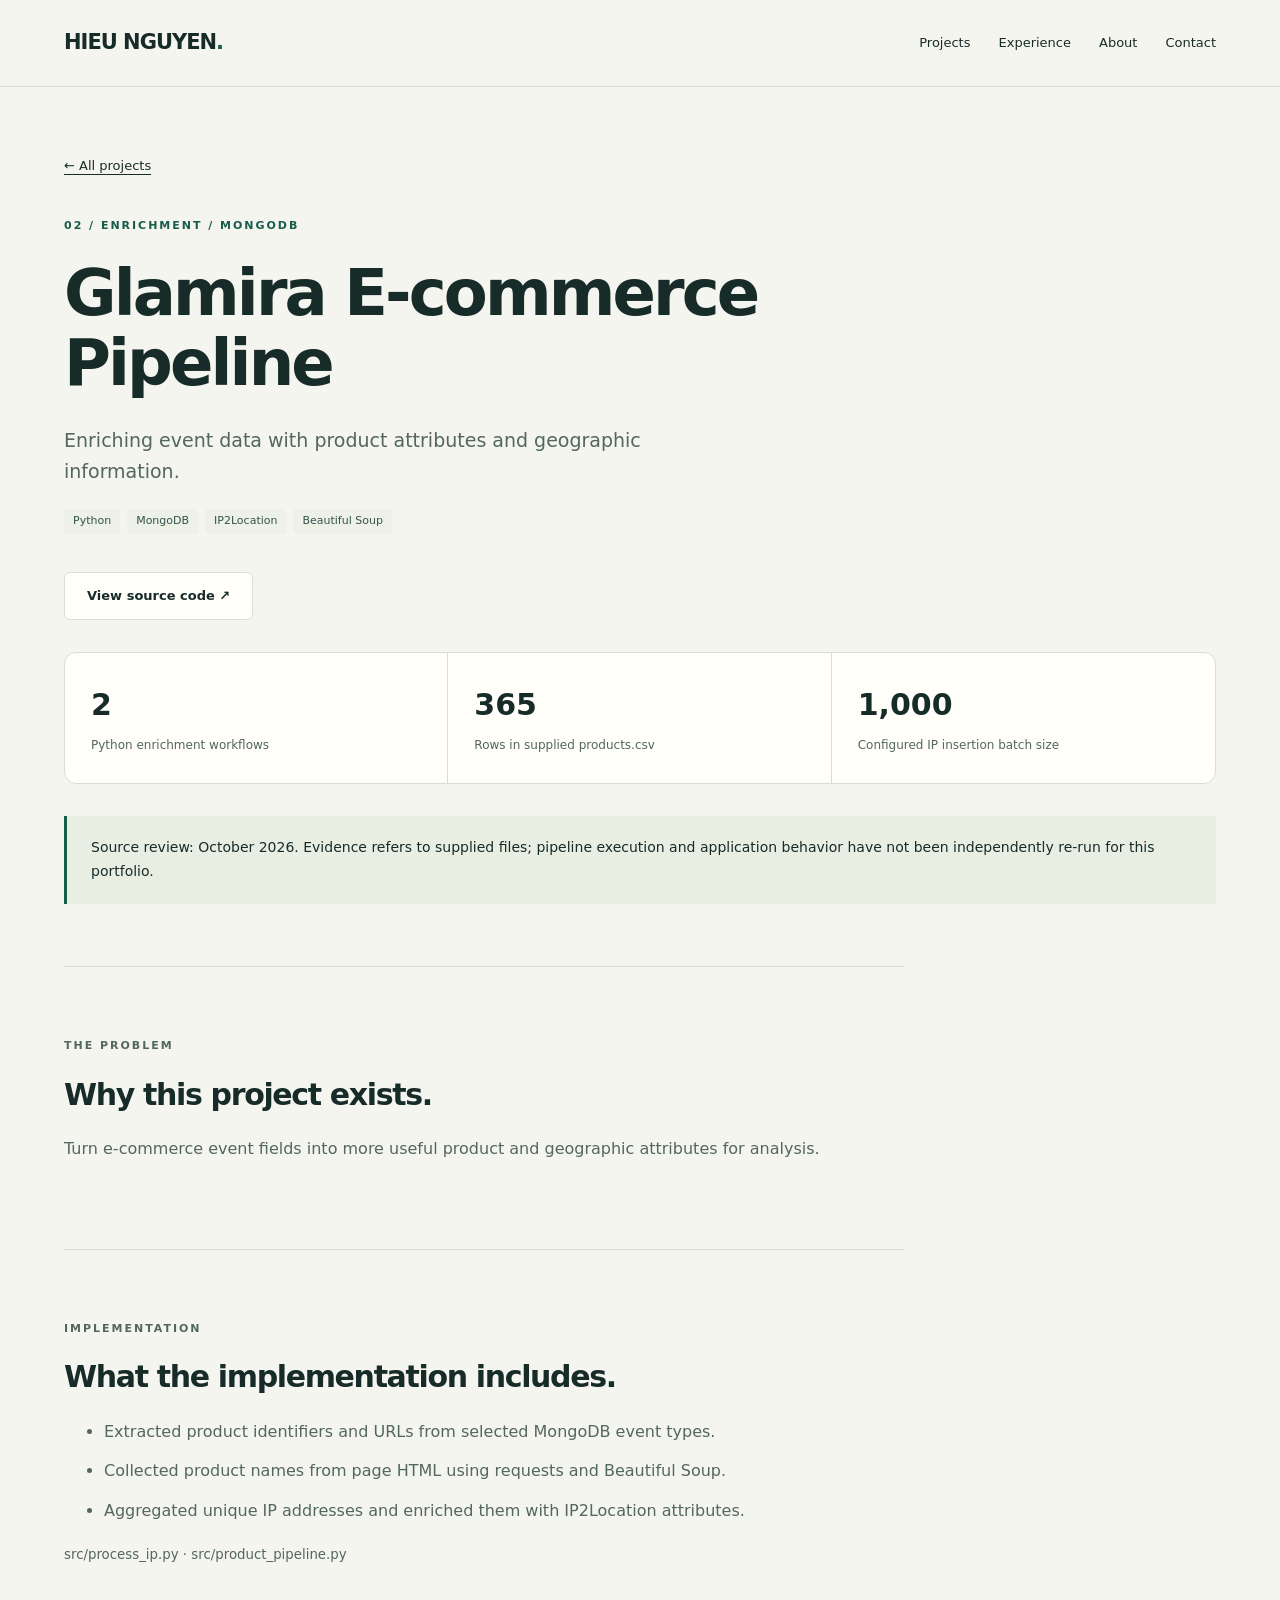
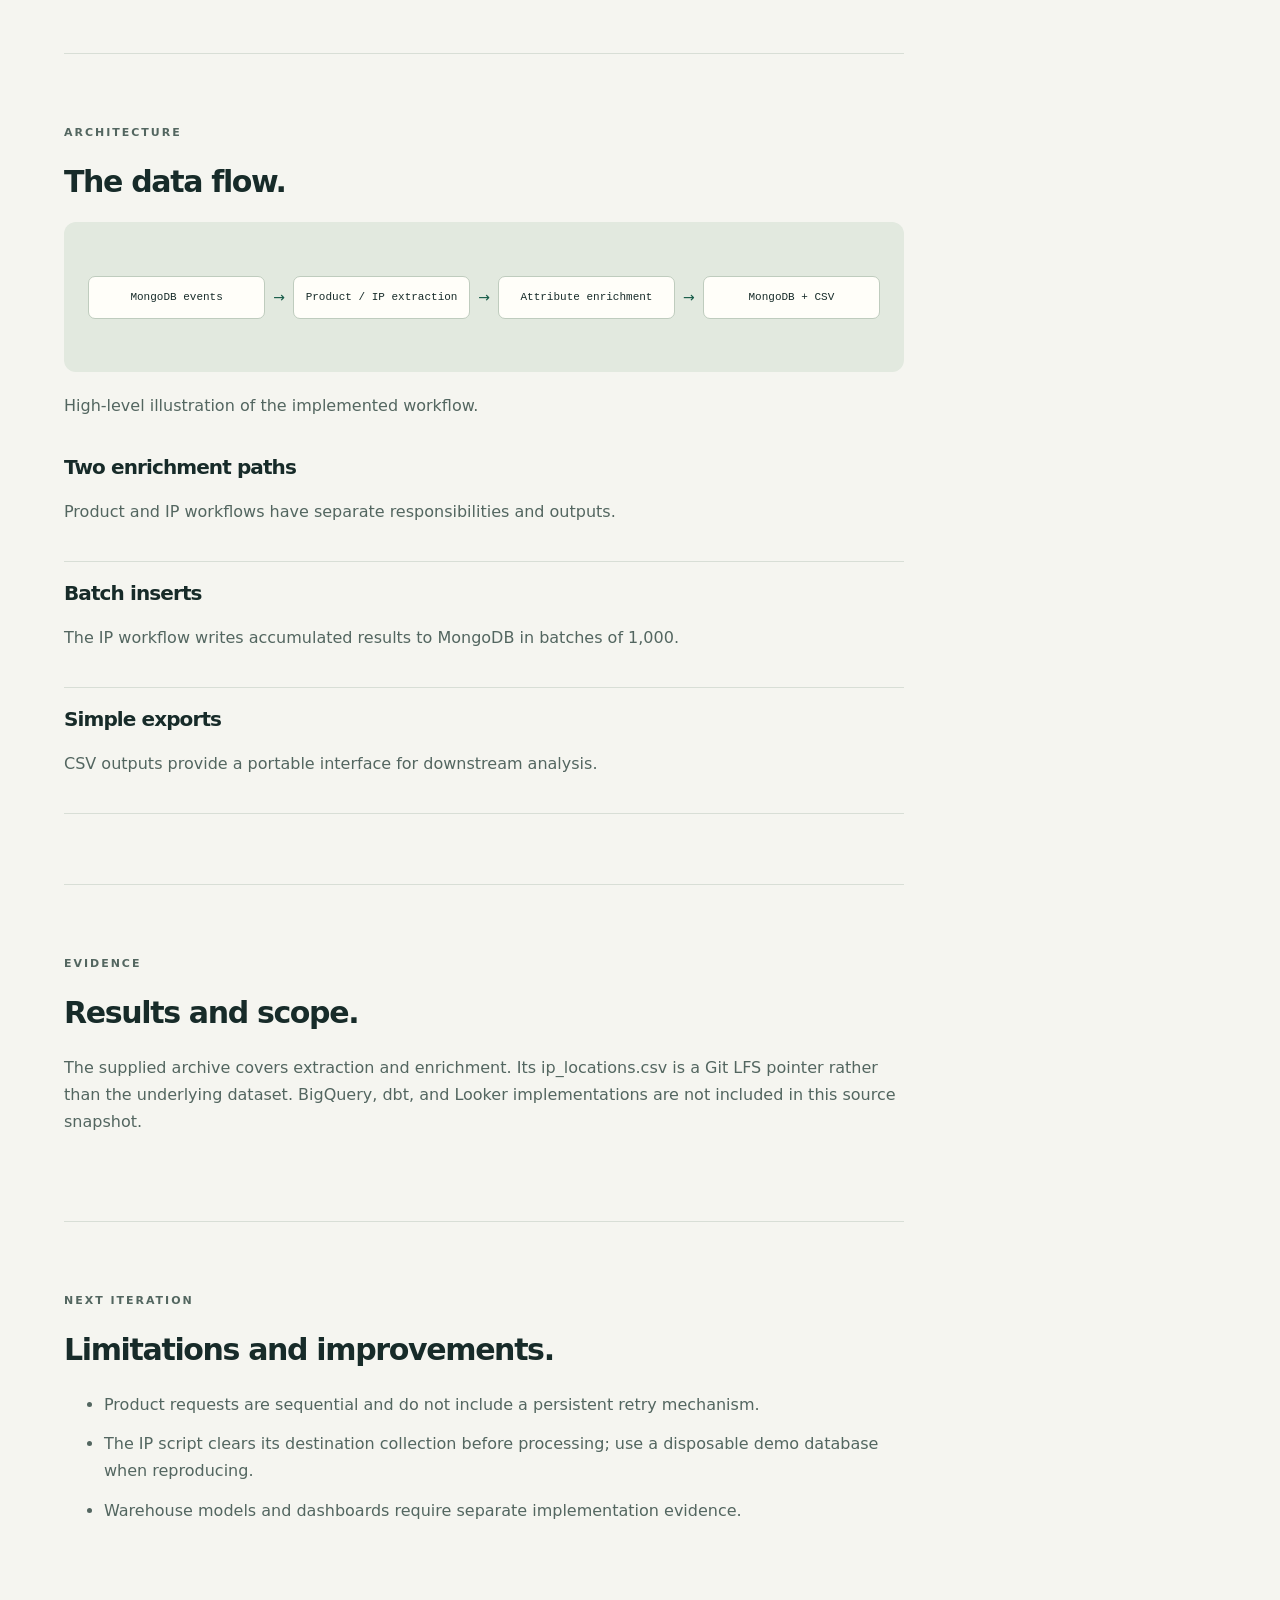
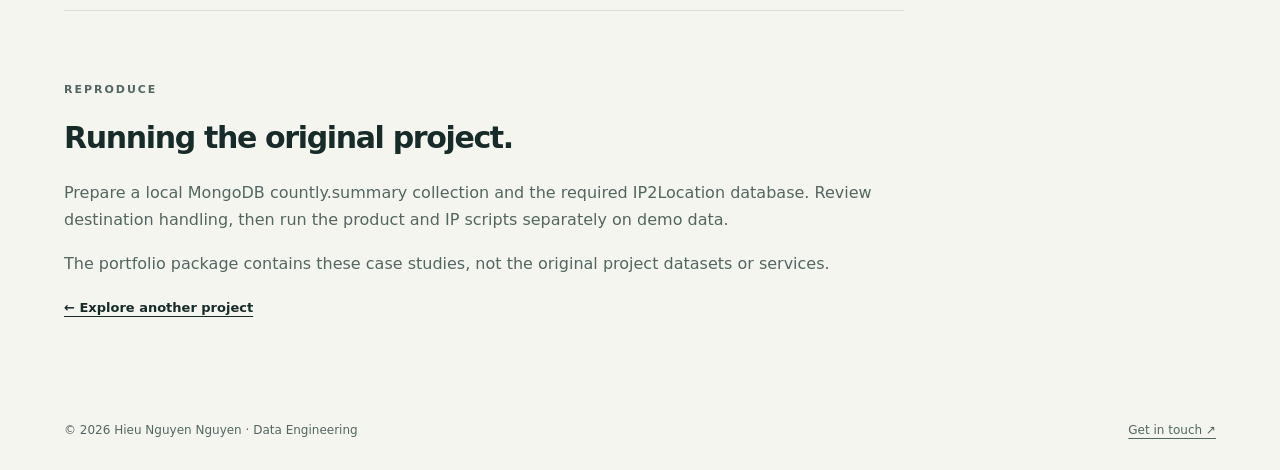
<file: projects/glamira.html>
<!doctype html><html lang="en"><head><meta charset="utf-8"><meta name="viewport" content="width=device-width, initial-scale=1"><meta name="description" content="Enriching event data with product attributes and geographic information."><meta name="theme-color" content="#172b29"><meta property="og:title" content="Glamira E-commerce Pipeline | Hieu Nguyen Nguyen"><meta property="og:description" content="Enriching event data with product attributes and geographic information."><meta property="og:type" content="website"><title>Glamira E-commerce Pipeline | Hieu Nguyen Nguyen</title><link rel="icon" href="../assets/favicon.svg" type="image/svg+xml"><link rel="stylesheet" href="../assets/style.css"><script defer src="../assets/config.js"></script><script defer src="../assets/links.js"></script></head><body><a class="skip" href="#main">Skip to content</a><header class="top"><nav class="wrap" aria-label="Main navigation"><a class="brand" href="../index.html">HIEU NGUYEN<b>.</b></a><div class="navlinks"><a href="../index.html#projects">Projects</a><a href="../index.html#experience">Experience</a><a href="../index.html#about">About</a><a href="../index.html#contact">Contact</a></div></nav></header><main id="main"><div class="wrap"><section class="projecthero"><a class="breadcrumb" href="../index.html#projects">← All projects</a><p class="eyebrow">02 / ENRICHMENT / MONGODB</p><h1>Glamira E-commerce Pipeline</h1><p class="lead">Enriching event data with product attributes and geographic information.</p><ul class="tags"><li>Python</li><li>MongoDB</li><li>IP2Location</li><li>Beautiful Soup</li></ul><a class="btn external" data-link="project:glamira" hidden>View source code ↗</a><div class="stats"><div class="stat"><strong>2</strong><span>Python enrichment workflows</span></div><div class="stat"><strong>365</strong><span>Rows in supplied products.csv</span></div><div class="stat"><strong>1,000</strong><span>Configured IP insertion batch size</span></div></div><p class="note">Source review: October 2026. Evidence refers to supplied files; pipeline execution and application behavior have not been independently re-run for this portfolio.</p></section><div class="content"><section class="section"><p class="eyebrow">THE PROBLEM</p><h2>Why this project exists.</h2><p>Turn e-commerce event fields into more useful product and geographic attributes for analysis.</p></section><section class="section"><p class="eyebrow">IMPLEMENTATION</p><h2>What the implementation includes.</h2><ul><li>Extracted product identifiers and URLs from selected MongoDB event types.</li><li>Collected product names from page HTML using requests and Beautiful Soup.</li><li>Aggregated unique IP addresses and enriched them with IP2Location attributes.</li></ul><p><small>src/process_ip.py · src/product_pipeline.py</small></p></section><section class="section"><p class="eyebrow">ARCHITECTURE</p><h2>The data flow.</h2><div class="projectart"><div class="art" aria-label="Illustrative workflow: MongoDB events, Product / IP extraction, Attribute enrichment, MongoDB + CSV"><span class="node">MongoDB events</span><span class="arrow" aria-hidden="true">→</span><span class="node">Product / IP extraction</span><span class="arrow" aria-hidden="true">→</span><span class="node">Attribute enrichment</span><span class="arrow" aria-hidden="true">→</span><span class="node">MongoDB + CSV</span></div></div><p>High-level illustration of the implemented workflow.</p><div class="decision"><h3>Two enrichment paths</h3><p>Product and IP workflows have separate responsibilities and outputs.</p></div><div class="decision"><h3>Batch inserts</h3><p>The IP workflow writes accumulated results to MongoDB in batches of 1,000.</p></div><div class="decision"><h3>Simple exports</h3><p>CSV outputs provide a portable interface for downstream analysis.</p></div></section><section class="section"><p class="eyebrow">EVIDENCE</p><h2>Results and scope.</h2><p>The supplied archive covers extraction and enrichment. Its ip_locations.csv is a Git LFS pointer rather than the underlying dataset. BigQuery, dbt, and Looker implementations are not included in this source snapshot.</p></section><section class="section"><p class="eyebrow">NEXT ITERATION</p><h2>Limitations and improvements.</h2><ul><li>Product requests are sequential and do not include a persistent retry mechanism.</li><li>The IP script clears its destination collection before processing; use a disposable demo database when reproducing.</li><li>Warehouse models and dashboards require separate implementation evidence.</li></ul></section><section class="section"><p class="eyebrow">REPRODUCE</p><h2>Running the original project.</h2><p>Prepare a local MongoDB countly.summary collection and the required IP2Location database. Review destination handling, then run the product and IP scripts separately on demo data.</p><p>The portfolio package contains these case studies, not the original project datasets or services.</p><a class="textlink" href="../index.html#projects">← Explore another project</a></section></div></div></main><footer class="wrap footer"><span>© 2026 Hieu Nguyen Nguyen · Data Engineering</span><a href="../index.html#contact">Get in touch ↗</a></footer></body></html>
</file>
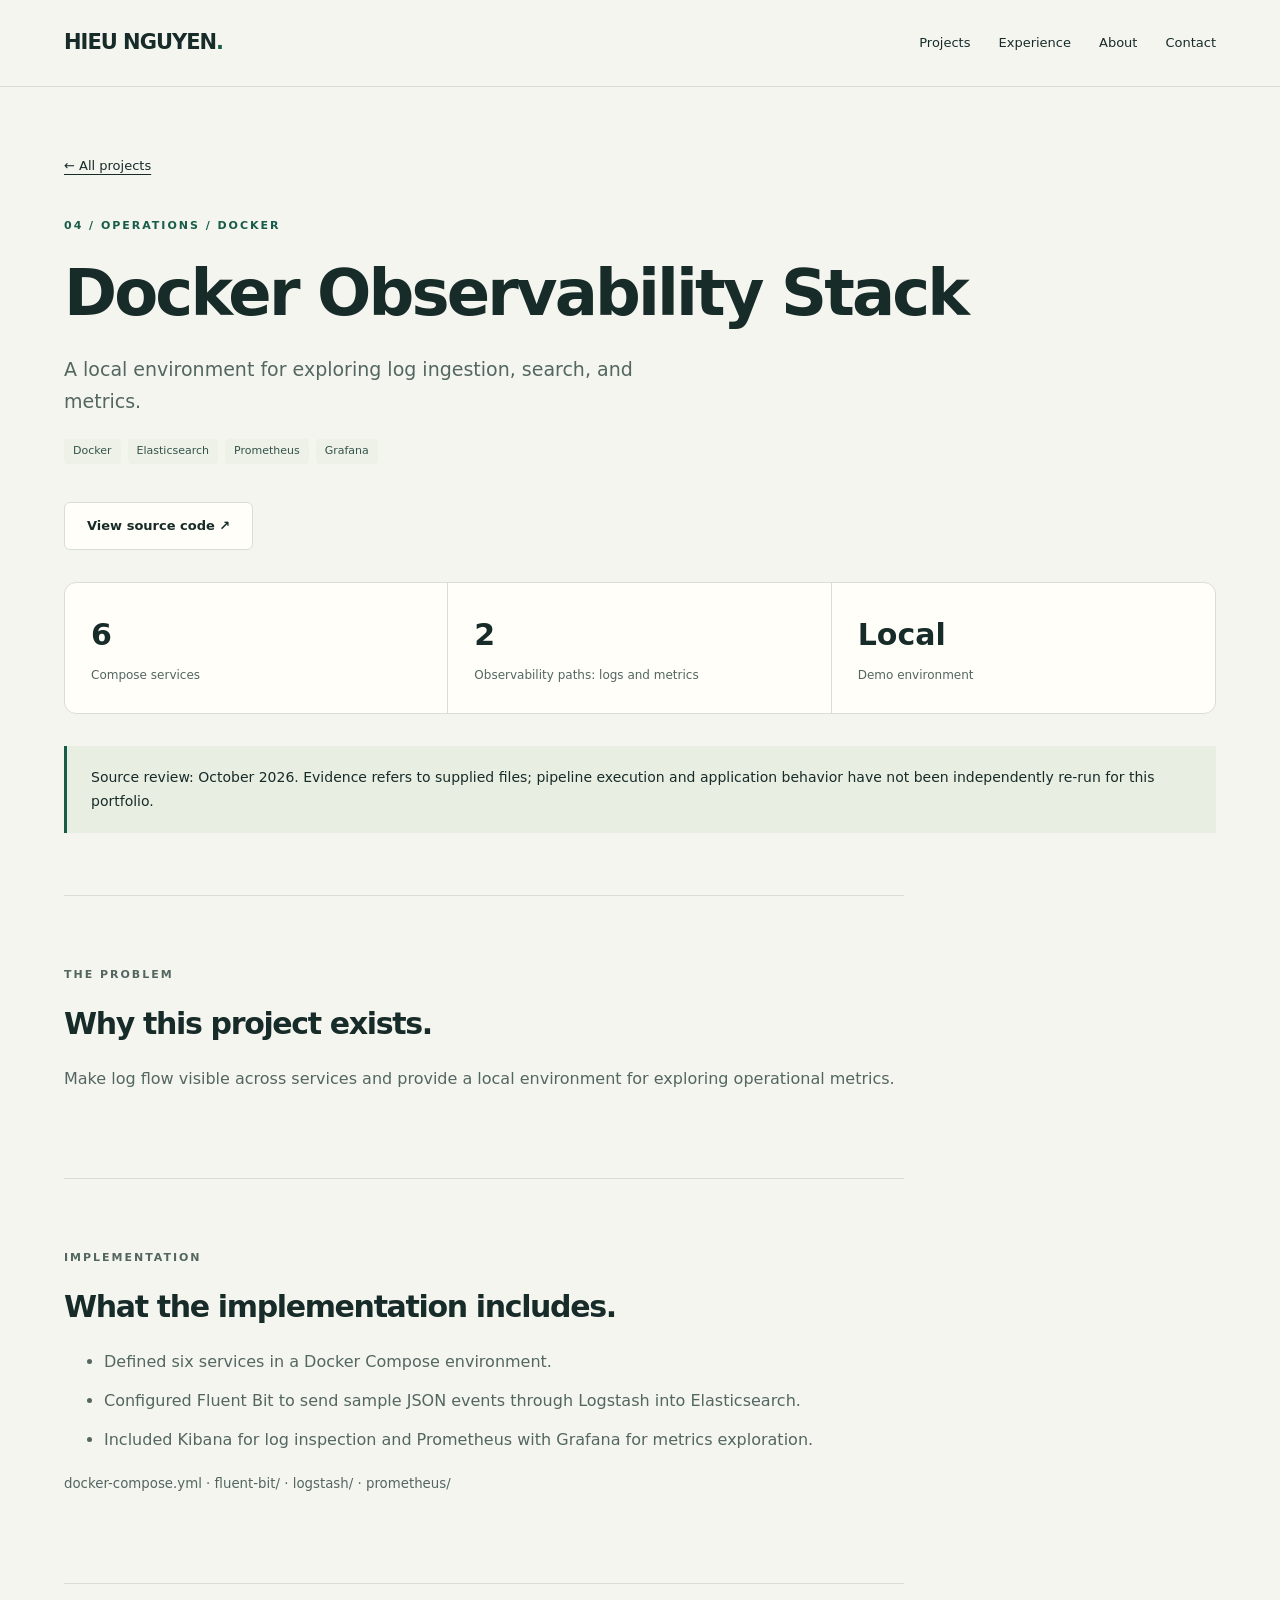
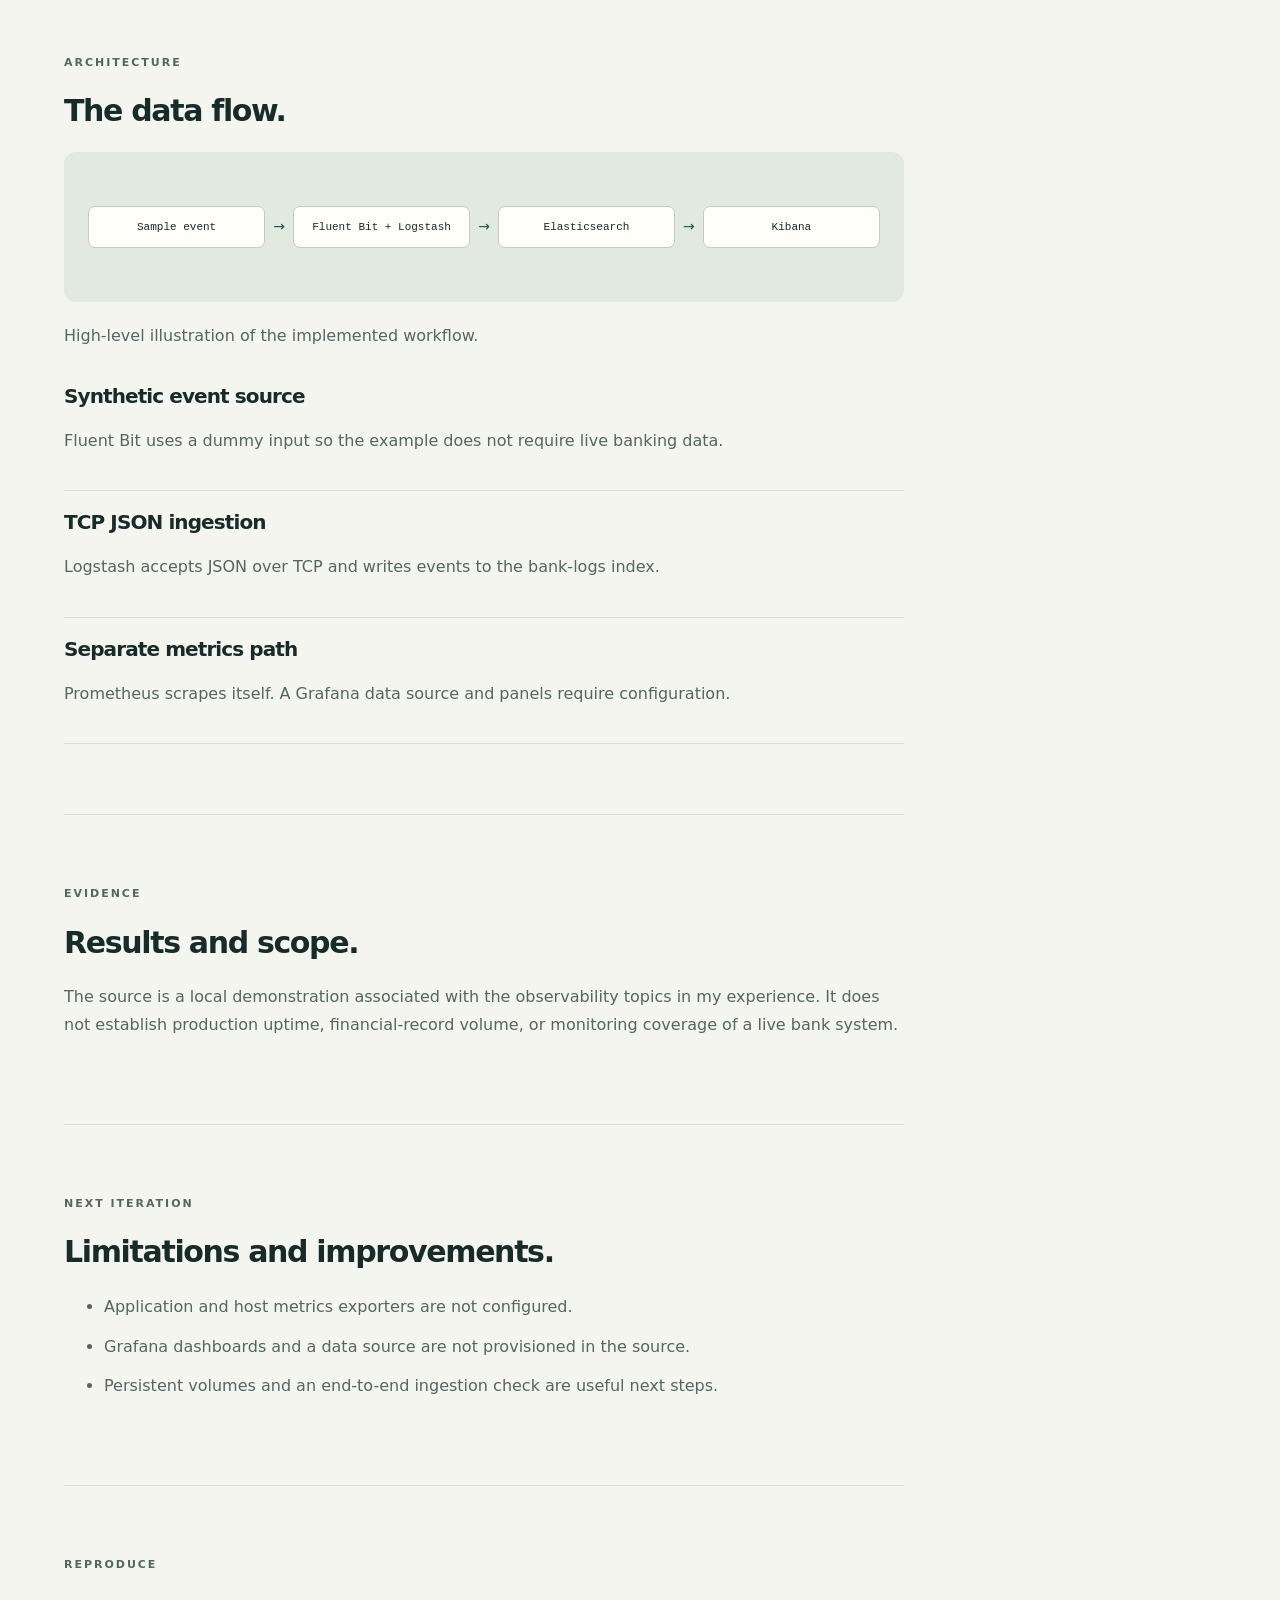
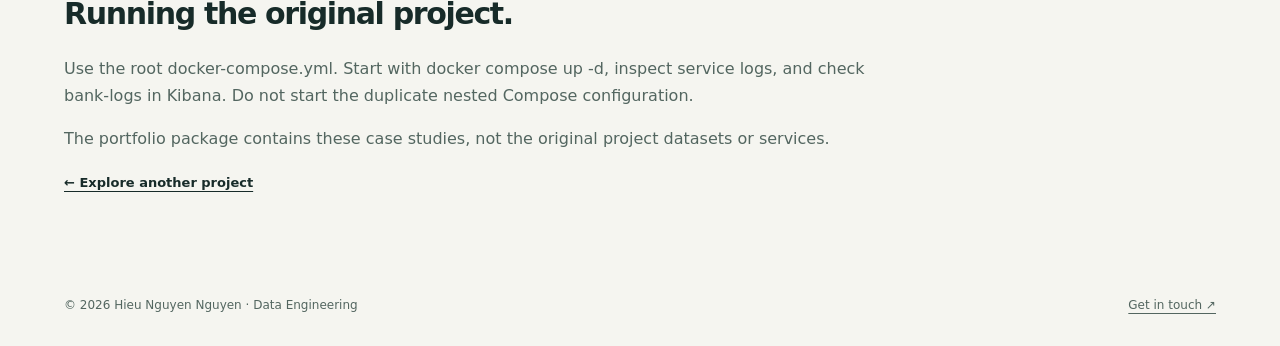
<file: projects/observability.html>
<!doctype html><html lang="en"><head><meta charset="utf-8"><meta name="viewport" content="width=device-width, initial-scale=1"><meta name="description" content="A local environment for exploring log ingestion, search, and metrics."><meta name="theme-color" content="#172b29"><meta property="og:title" content="Docker Observability Stack | Hieu Nguyen Nguyen"><meta property="og:description" content="A local environment for exploring log ingestion, search, and metrics."><meta property="og:type" content="website"><title>Docker Observability Stack | Hieu Nguyen Nguyen</title><link rel="icon" href="../assets/favicon.svg" type="image/svg+xml"><link rel="stylesheet" href="../assets/style.css"><script defer src="../assets/config.js"></script><script defer src="../assets/links.js"></script></head><body><a class="skip" href="#main">Skip to content</a><header class="top"><nav class="wrap" aria-label="Main navigation"><a class="brand" href="../index.html">HIEU NGUYEN<b>.</b></a><div class="navlinks"><a href="../index.html#projects">Projects</a><a href="../index.html#experience">Experience</a><a href="../index.html#about">About</a><a href="../index.html#contact">Contact</a></div></nav></header><main id="main"><div class="wrap"><section class="projecthero"><a class="breadcrumb" href="../index.html#projects">← All projects</a><p class="eyebrow">04 / OPERATIONS / DOCKER</p><h1>Docker Observability Stack</h1><p class="lead">A local environment for exploring log ingestion, search, and metrics.</p><ul class="tags"><li>Docker</li><li>Elasticsearch</li><li>Prometheus</li><li>Grafana</li></ul><a class="btn external" data-link="project:observability" hidden>View source code ↗</a><div class="stats"><div class="stat"><strong>6</strong><span>Compose services</span></div><div class="stat"><strong>2</strong><span>Observability paths: logs and metrics</span></div><div class="stat"><strong>Local</strong><span>Demo environment</span></div></div><p class="note">Source review: October 2026. Evidence refers to supplied files; pipeline execution and application behavior have not been independently re-run for this portfolio.</p></section><div class="content"><section class="section"><p class="eyebrow">THE PROBLEM</p><h2>Why this project exists.</h2><p>Make log flow visible across services and provide a local environment for exploring operational metrics.</p></section><section class="section"><p class="eyebrow">IMPLEMENTATION</p><h2>What the implementation includes.</h2><ul><li>Defined six services in a Docker Compose environment.</li><li>Configured Fluent Bit to send sample JSON events through Logstash into Elasticsearch.</li><li>Included Kibana for log inspection and Prometheus with Grafana for metrics exploration.</li></ul><p><small>docker-compose.yml · fluent-bit/ · logstash/ · prometheus/</small></p></section><section class="section"><p class="eyebrow">ARCHITECTURE</p><h2>The data flow.</h2><div class="projectart"><div class="art" aria-label="Illustrative workflow: Sample event, Fluent Bit + Logstash, Elasticsearch, Kibana"><span class="node">Sample event</span><span class="arrow" aria-hidden="true">→</span><span class="node">Fluent Bit + Logstash</span><span class="arrow" aria-hidden="true">→</span><span class="node">Elasticsearch</span><span class="arrow" aria-hidden="true">→</span><span class="node">Kibana</span></div></div><p>High-level illustration of the implemented workflow.</p><div class="decision"><h3>Synthetic event source</h3><p>Fluent Bit uses a dummy input so the example does not require live banking data.</p></div><div class="decision"><h3>TCP JSON ingestion</h3><p>Logstash accepts JSON over TCP and writes events to the bank-logs index.</p></div><div class="decision"><h3>Separate metrics path</h3><p>Prometheus scrapes itself. A Grafana data source and panels require configuration.</p></div></section><section class="section"><p class="eyebrow">EVIDENCE</p><h2>Results and scope.</h2><p>The source is a local demonstration associated with the observability topics in my experience. It does not establish production uptime, financial-record volume, or monitoring coverage of a live bank system.</p></section><section class="section"><p class="eyebrow">NEXT ITERATION</p><h2>Limitations and improvements.</h2><ul><li>Application and host metrics exporters are not configured.</li><li>Grafana dashboards and a data source are not provisioned in the source.</li><li>Persistent volumes and an end-to-end ingestion check are useful next steps.</li></ul></section><section class="section"><p class="eyebrow">REPRODUCE</p><h2>Running the original project.</h2><p>Use the root docker-compose.yml. Start with docker compose up -d, inspect service logs, and check bank-logs in Kibana. Do not start the duplicate nested Compose configuration.</p><p>The portfolio package contains these case studies, not the original project datasets or services.</p><a class="textlink" href="../index.html#projects">← Explore another project</a></section></div></div></main><footer class="wrap footer"><span>© 2026 Hieu Nguyen Nguyen · Data Engineering</span><a href="../index.html#contact">Get in touch ↗</a></footer></body></html>
</file>
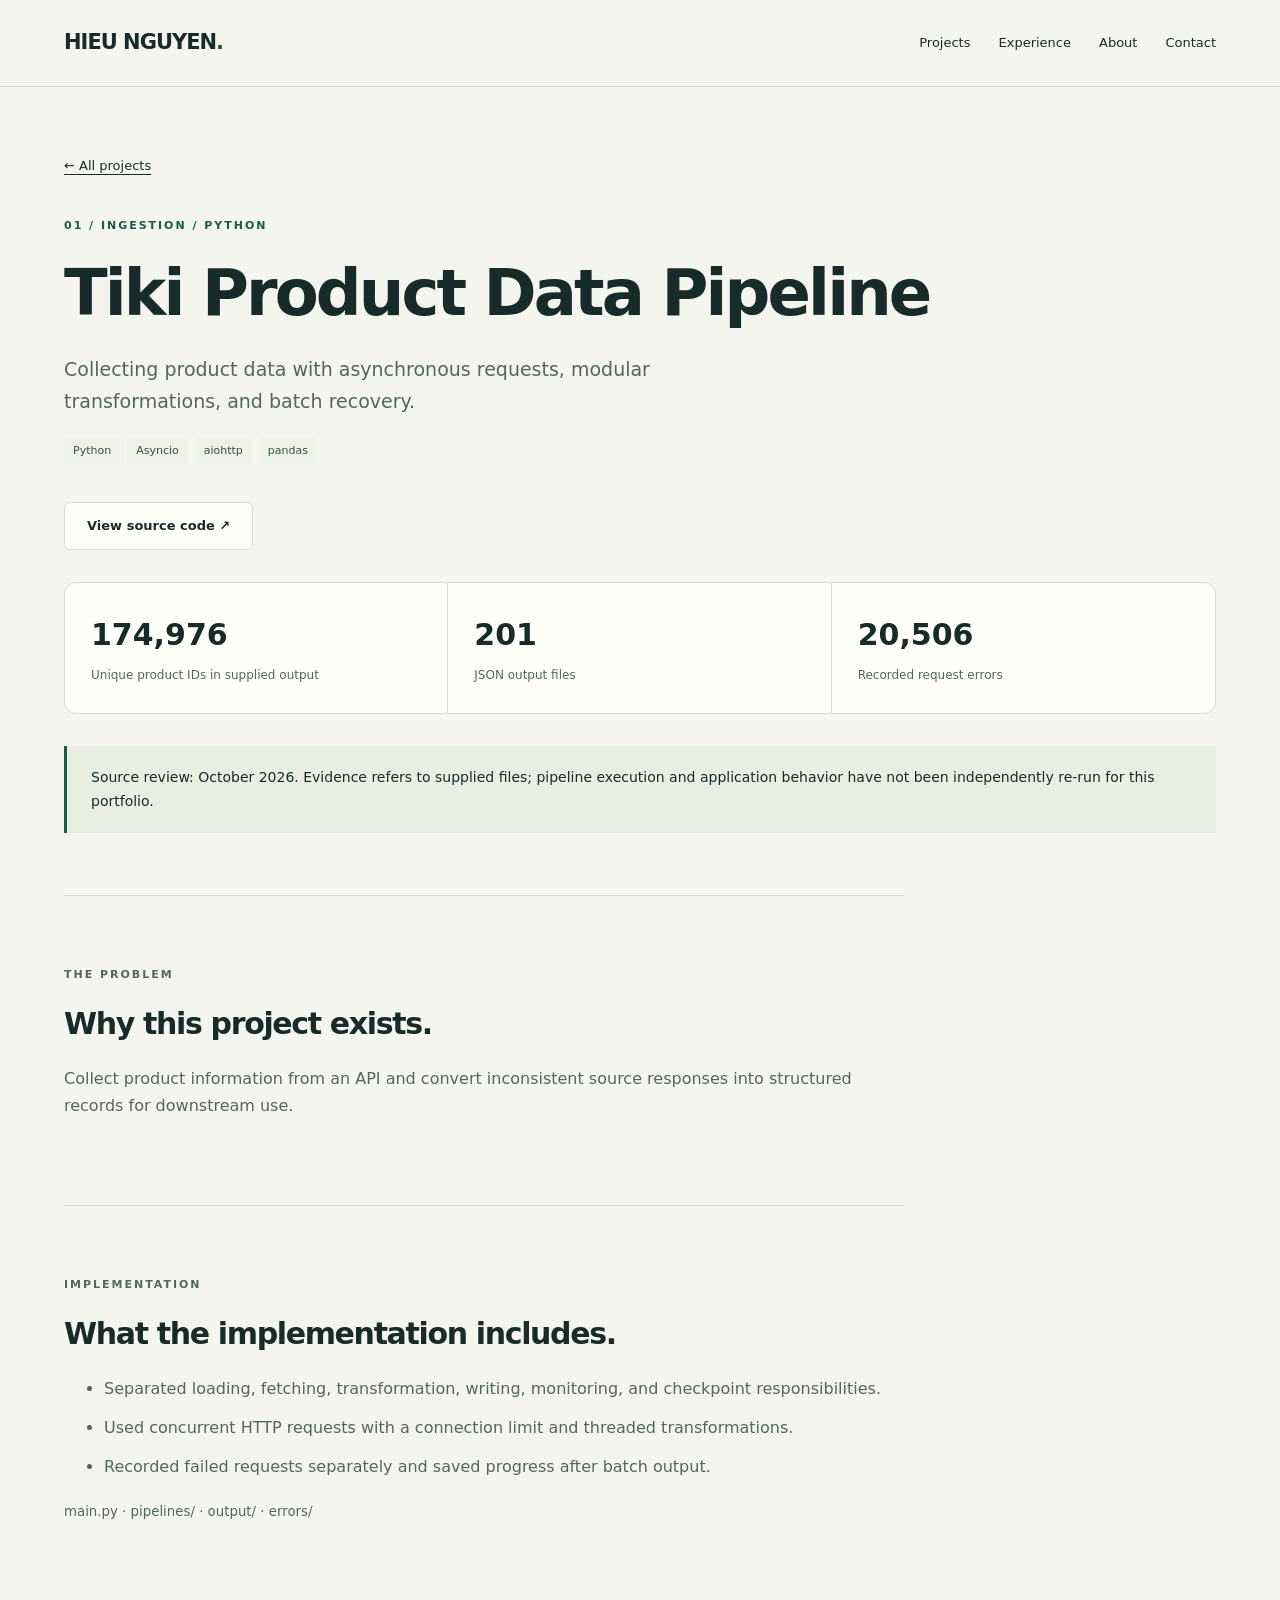
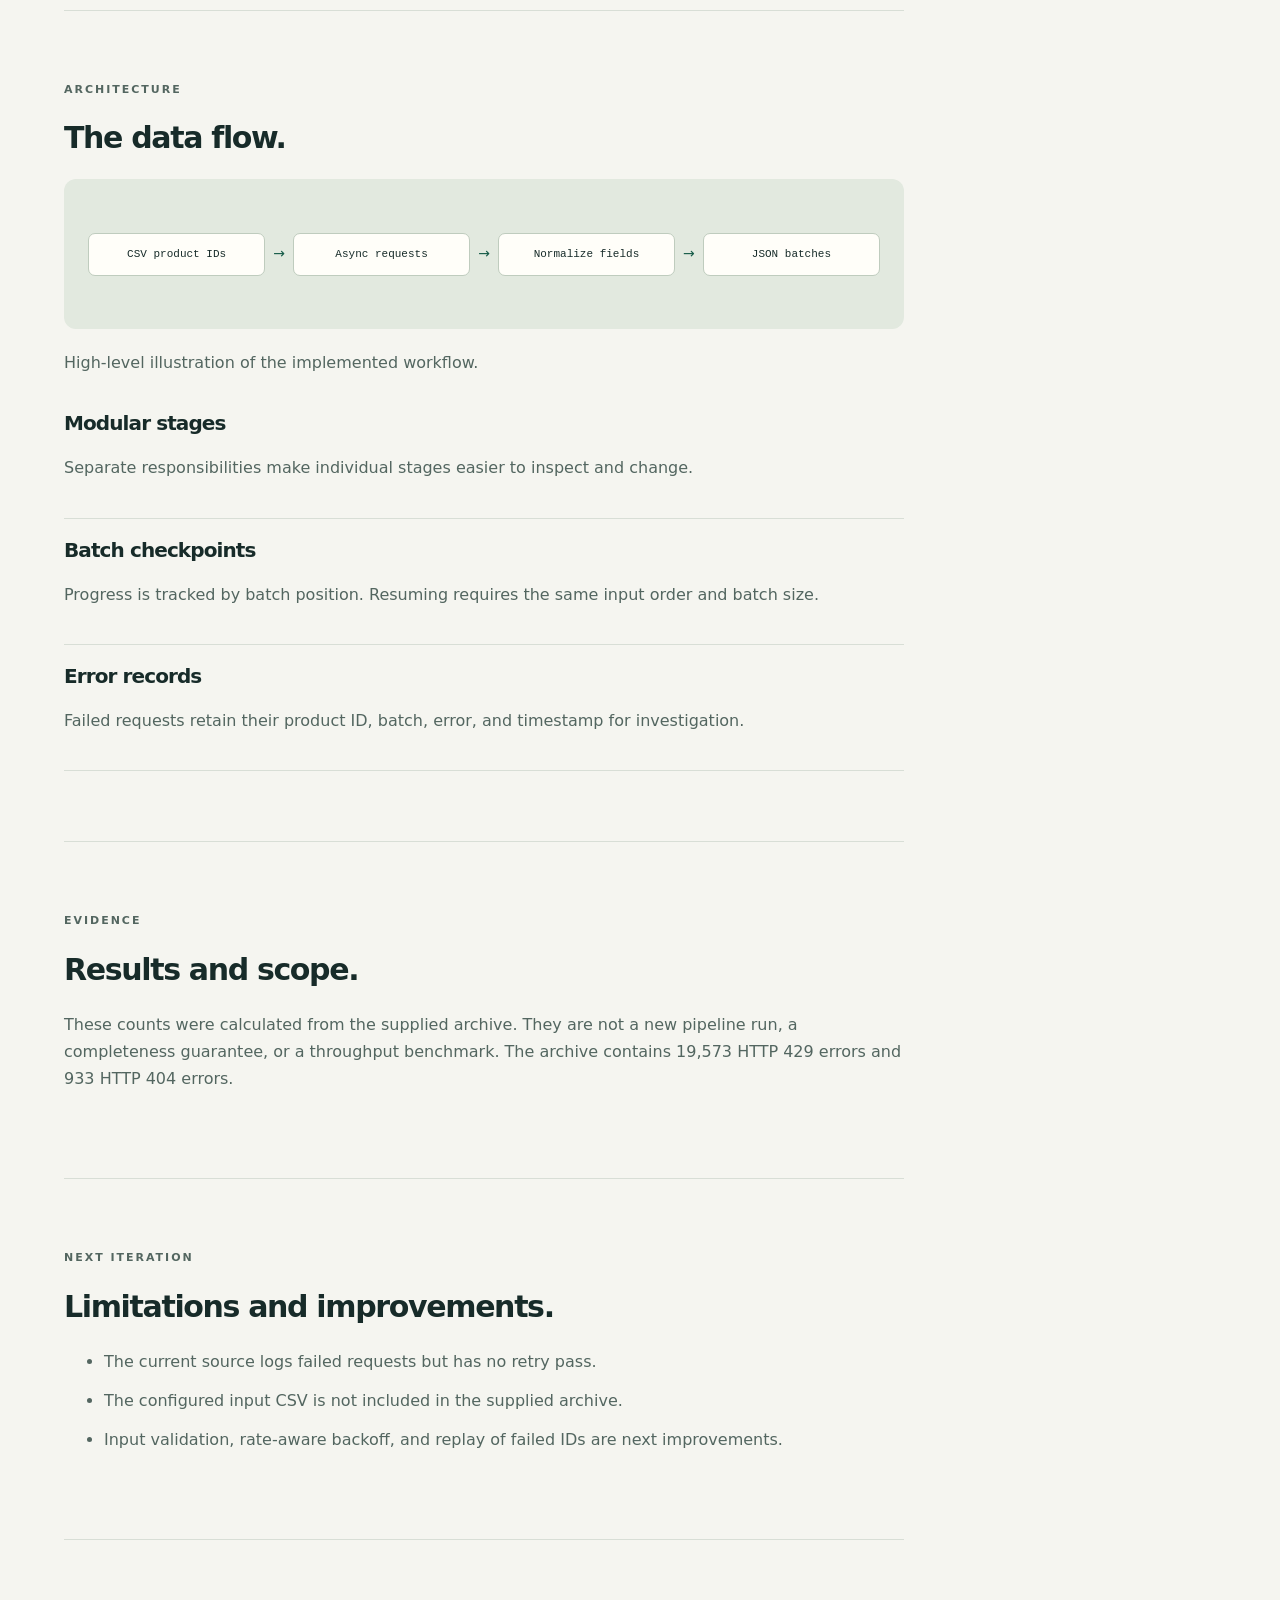
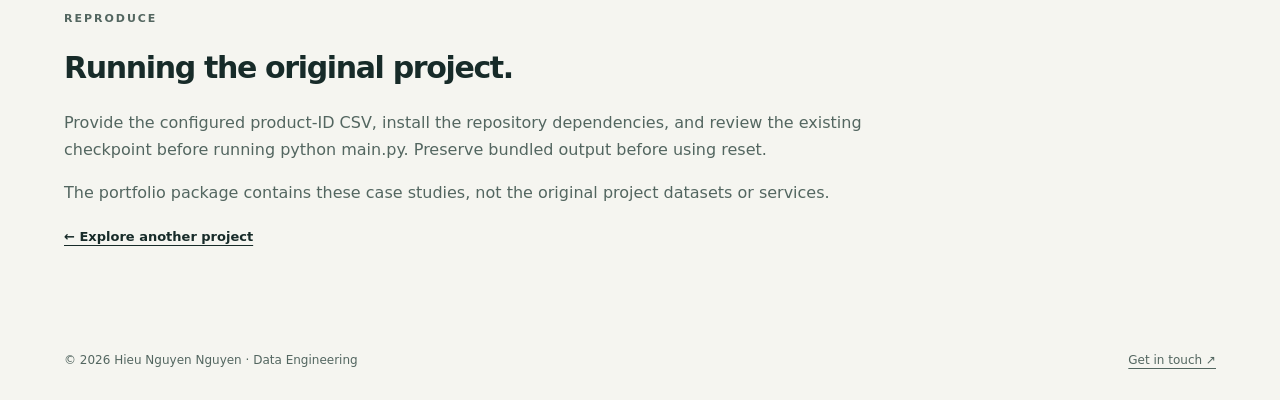
<file: projects/tiki.html>
<!doctype html><html lang="en"><head><meta charset="utf-8"><meta name="viewport" content="width=device-width, initial-scale=1"><meta name="description" content="Collecting product data with asynchronous requests, modular transformations, and batch recovery."><meta name="theme-color" content="#172b29"><meta property="og:title" content="Tiki Product Data Pipeline | Hieu Nguyen Nguyen"><meta property="og:description" content="Collecting product data with asynchronous requests, modular transformations, and batch recovery."><meta property="og:type" content="website"><title>Tiki Product Data Pipeline | Hieu Nguyen Nguyen</title><link rel="icon" href="../assets/favicon.svg" type="image/svg+xml"><link rel="stylesheet" href="../assets/style.css"><script defer src="../assets/config.js"></script><script defer src="../assets/links.js"></script></head><body><a class="skip" href="#main">Skip to content</a><header class="top"><nav class="wrap" aria-label="Main navigation"><a class="brand" href="../index.html">HIEU NGUYEN<b>.</b></a><div class="navlinks"><a href="../index.html#projects">Projects</a><a href="../index.html#experience">Experience</a><a href="../index.html#about">About</a><a href="../index.html#contact">Contact</a></div></nav></header><main id="main"><div class="wrap"><section class="projecthero"><a class="breadcrumb" href="../index.html#projects">← All projects</a><p class="eyebrow">01 / INGESTION / PYTHON</p><h1>Tiki Product Data Pipeline</h1><p class="lead">Collecting product data with asynchronous requests, modular transformations, and batch recovery.</p><ul class="tags"><li>Python</li><li>Asyncio</li><li>aiohttp</li><li>pandas</li></ul><a class="btn external" data-link="project:tiki" hidden>View source code ↗</a><div class="stats"><div class="stat"><strong>174,976</strong><span>Unique product IDs in supplied output</span></div><div class="stat"><strong>201</strong><span>JSON output files</span></div><div class="stat"><strong>20,506</strong><span>Recorded request errors</span></div></div><p class="note">Source review: October 2026. Evidence refers to supplied files; pipeline execution and application behavior have not been independently re-run for this portfolio.</p></section><div class="content"><section class="section"><p class="eyebrow">THE PROBLEM</p><h2>Why this project exists.</h2><p>Collect product information from an API and convert inconsistent source responses into structured records for downstream use.</p></section><section class="section"><p class="eyebrow">IMPLEMENTATION</p><h2>What the implementation includes.</h2><ul><li>Separated loading, fetching, transformation, writing, monitoring, and checkpoint responsibilities.</li><li>Used concurrent HTTP requests with a connection limit and threaded transformations.</li><li>Recorded failed requests separately and saved progress after batch output.</li></ul><p><small>main.py · pipelines/ · output/ · errors/</small></p></section><section class="section"><p class="eyebrow">ARCHITECTURE</p><h2>The data flow.</h2><div class="projectart"><div class="art" aria-label="Illustrative workflow: CSV product IDs, Async requests, Normalize fields, JSON batches"><span class="node">CSV product IDs</span><span class="arrow" aria-hidden="true">→</span><span class="node">Async requests</span><span class="arrow" aria-hidden="true">→</span><span class="node">Normalize fields</span><span class="arrow" aria-hidden="true">→</span><span class="node">JSON batches</span></div></div><p>High-level illustration of the implemented workflow.</p><div class="decision"><h3>Modular stages</h3><p>Separate responsibilities make individual stages easier to inspect and change.</p></div><div class="decision"><h3>Batch checkpoints</h3><p>Progress is tracked by batch position. Resuming requires the same input order and batch size.</p></div><div class="decision"><h3>Error records</h3><p>Failed requests retain their product ID, batch, error, and timestamp for investigation.</p></div></section><section class="section"><p class="eyebrow">EVIDENCE</p><h2>Results and scope.</h2><p>These counts were calculated from the supplied archive. They are not a new pipeline run, a completeness guarantee, or a throughput benchmark. The archive contains 19,573 HTTP 429 errors and 933 HTTP 404 errors.</p></section><section class="section"><p class="eyebrow">NEXT ITERATION</p><h2>Limitations and improvements.</h2><ul><li>The current source logs failed requests but has no retry pass.</li><li>The configured input CSV is not included in the supplied archive.</li><li>Input validation, rate-aware backoff, and replay of failed IDs are next improvements.</li></ul></section><section class="section"><p class="eyebrow">REPRODUCE</p><h2>Running the original project.</h2><p>Provide the configured product-ID CSV, install the repository dependencies, and review the existing checkpoint before running python main.py. Preserve bundled output before using reset.</p><p>The portfolio package contains these case studies, not the original project datasets or services.</p><a class="textlink" href="../index.html#projects">← Explore another project</a></section></div></div></main><footer class="wrap footer"><span>© 2026 Hieu Nguyen Nguyen · Data Engineering</span><a href="../index.html#contact">Get in touch ↗</a></footer></body></html>
</file>
<file: assets/style.css>
:root{--bg:#f5f5f0;--ink:#172b29;--muted:#536660;--line:#d8ded6;--accent:#175c49;--lime:#d9ec96;--paper:#fffef9}*{box-sizing:border-box}html{scroll-behavior:smooth;scroll-padding-top:95px}body{margin:0;background:var(--bg);color:var(--ink);font:16px/1.7 system-ui,-apple-system,Segoe UI,sans-serif}a{color:inherit;text-underline-offset:4px}a:focus-visible,summary:focus-visible{outline:3px solid #587c20;outline-offset:5px}h1,h2,h3,p{margin-top:0}h1,h2,h3{line-height:1.1;letter-spacing:-.045em}h1{font-size:clamp(2.7rem,6.6vw,5.8rem);font-weight:650;margin-bottom:26px}h2{font-size:clamp(2rem,4vw,3.3rem);font-weight:600}h3{font-size:1.45rem;font-weight:600}.wrap{width:min(1152px,calc(100% - 48px));margin:auto}.top{border-bottom:1px solid var(--line);background:var(--bg)}nav{display:flex;align-items:center;justify-content:space-between;gap:20px;min-height:86px}.brand{font-size:21px;font-weight:750;text-decoration:none;letter-spacing:-1px}.brand b{color:var(--accent)}.navlinks{display:flex;gap:28px;flex-wrap:wrap}.navlinks a{font-size:13px;text-decoration:none}.navlinks a:hover{text-decoration:underline}.hero{display:grid;grid-template-columns:1.35fr 1fr;gap:64px;align-items:center;padding:94px 0}.eyebrow{text-transform:uppercase;font-size:11px;font-weight:750;letter-spacing:.18em;color:var(--accent);margin-bottom:22px}.lead{font-size:19px;line-height:1.65;color:var(--muted);max-width:630px}.buttons{display:flex;flex-wrap:wrap;gap:12px;margin-top:28px}.btn{display:inline-block;padding:12px 22px;border:1px solid var(--line);border-radius:6px;text-decoration:none;font-size:13px;font-weight:650;background:var(--paper)}.btn.primary{background:var(--ink);color:white;border-color:var(--ink)}.btn:hover{box-shadow:0 3px 0 #b4c3b6}.system{border:1px solid var(--line);border-radius:16px;background:var(--paper);padding:28px}.system-top{display:flex;justify-content:space-between;font:11px monospace;color:var(--muted);padding-bottom:22px;border-bottom:1px solid var(--line)}.system ol{padding:10px 0 0;list-style:none;margin:0}.system li{display:flex;gap:20px;padding:20px 0;border-bottom:1px solid var(--line)}.system li:last-child{border:0}.system li span{font:12px monospace;color:var(--accent);padding-top:5px}.system strong{display:block;font-size:17px;font-weight:600}.system small{color:var(--muted)}.section{padding:70px 0;border-top:1px solid var(--line)}.sectionhead{display:flex;justify-content:space-between;align-items:end;gap:24px;margin-bottom:30px}.sectionhead h2{margin:0}.sectionhead p{margin:0;color:var(--muted);font-size:14px;max-width:350px}.grid{display:grid;grid-template-columns:repeat(2,minmax(0,1fr));gap:24px}.card{background:var(--paper);border:1px solid var(--line);border-radius:12px;overflow:hidden}.card-body{padding:28px}.card p{color:var(--muted)}.card .eyebrow{color:var(--accent);margin-bottom:14px}.card h3 a{text-decoration:none}.card h3 a:hover{text-decoration:underline}.art{height:175px;background:#e2e9df;display:flex;align-items:center;padding:24px;gap:8px}.node{background:var(--paper);border:1px solid #bfccbe;padding:12px 6px;border-radius:7px;text-align:center;font:11px/1.5 monospace;flex:1}.arrow{font-size:14px;color:var(--accent)}.tags{display:flex;gap:7px;flex-wrap:wrap;list-style:none;padding:0;margin:22px 0}.tags li{font-size:11px;background:#edf1e8;padding:3px 9px;border-radius:4px;color:#34534a}.textlink{font-size:13px;font-weight:650}.row{display:grid;grid-template-columns:1fr 2fr;gap:56px}.row p{color:var(--muted)}.skills{display:grid;grid-template-columns:repeat(4,1fr);gap:20px}.skills h3{font-size:18px}.skills p{font-size:14px;color:var(--muted)}.contact{padding:52px;border-radius:14px;background:var(--ink);color:var(--paper)}.contact .eyebrow{color:var(--lime)}.contact p{color:#c4d2c9}.contact .btn{background:var(--lime);color:var(--ink);border:0}.contact a{overflow-wrap:anywhere}.footer{padding:30px 0;display:flex;justify-content:space-between;gap:20px;font-size:12px;color:var(--muted)}.skip{position:absolute;left:12px;top:-80px;background:white;padding:10px;z-index:20}.skip:focus{top:10px}.projecthero{padding:64px 0 48px}.projecthero h1{font-size:clamp(2.6rem,5vw,4.7rem);max-width:950px}.breadcrumb{font-size:13px;margin-bottom:40px;display:inline-block}.stats{display:grid;grid-template-columns:repeat(3,1fr);border:1px solid var(--line);border-radius:12px;background:var(--paper);margin:32px 0}.stat{padding:26px;border-right:1px solid var(--line)}.stat:last-child{border:0}.stat strong{font-size:30px;font-weight:600;display:block}.stat span{font-size:12px;color:var(--muted)}.content{max-width:840px}.content h2{font-size:30px}.content li{margin-bottom:12px}.content p,.content li{color:var(--muted)}.decision{padding:20px 0;border-bottom:1px solid var(--line)}.decision h3{font-size:20px}.note{padding:20px 24px;border-left:3px solid var(--accent);background:#e9eee3;font-size:14px}.projectart{margin:20px 0}.projectart .art{border-radius:12px;height:150px}.external{margin-top:16px}.external[hidden]{display:none}.resume-note{font-size:12px;color:var(--muted);margin-top:14px} @media(max-width:800px){.hero,.row{grid-template-columns:1fr;gap:32px}.hero{padding:55px 0}.skills{grid-template-columns:repeat(2,1fr)}.sectionhead{align-items:start;flex-direction:column}.section{padding:48px 0}}@media(max-width:560px){.wrap{width:calc(100% - 32px)}nav{align-items:start;flex-direction:column;padding:18px 0}.navlinks{gap:18px}.grid,.stats{grid-template-columns:1fr}.stat{border-right:0;border-bottom:1px solid var(--line)}.contact{padding:28px}.art{padding:16px;gap:4px}.node{font-size:10px;padding:10px 3px}.footer{flex-direction:column}.card-body{padding:24px}.skills{gap:12px} }@media(prefers-reduced-motion:reduce){html{scroll-behavior:auto}}
</file>
